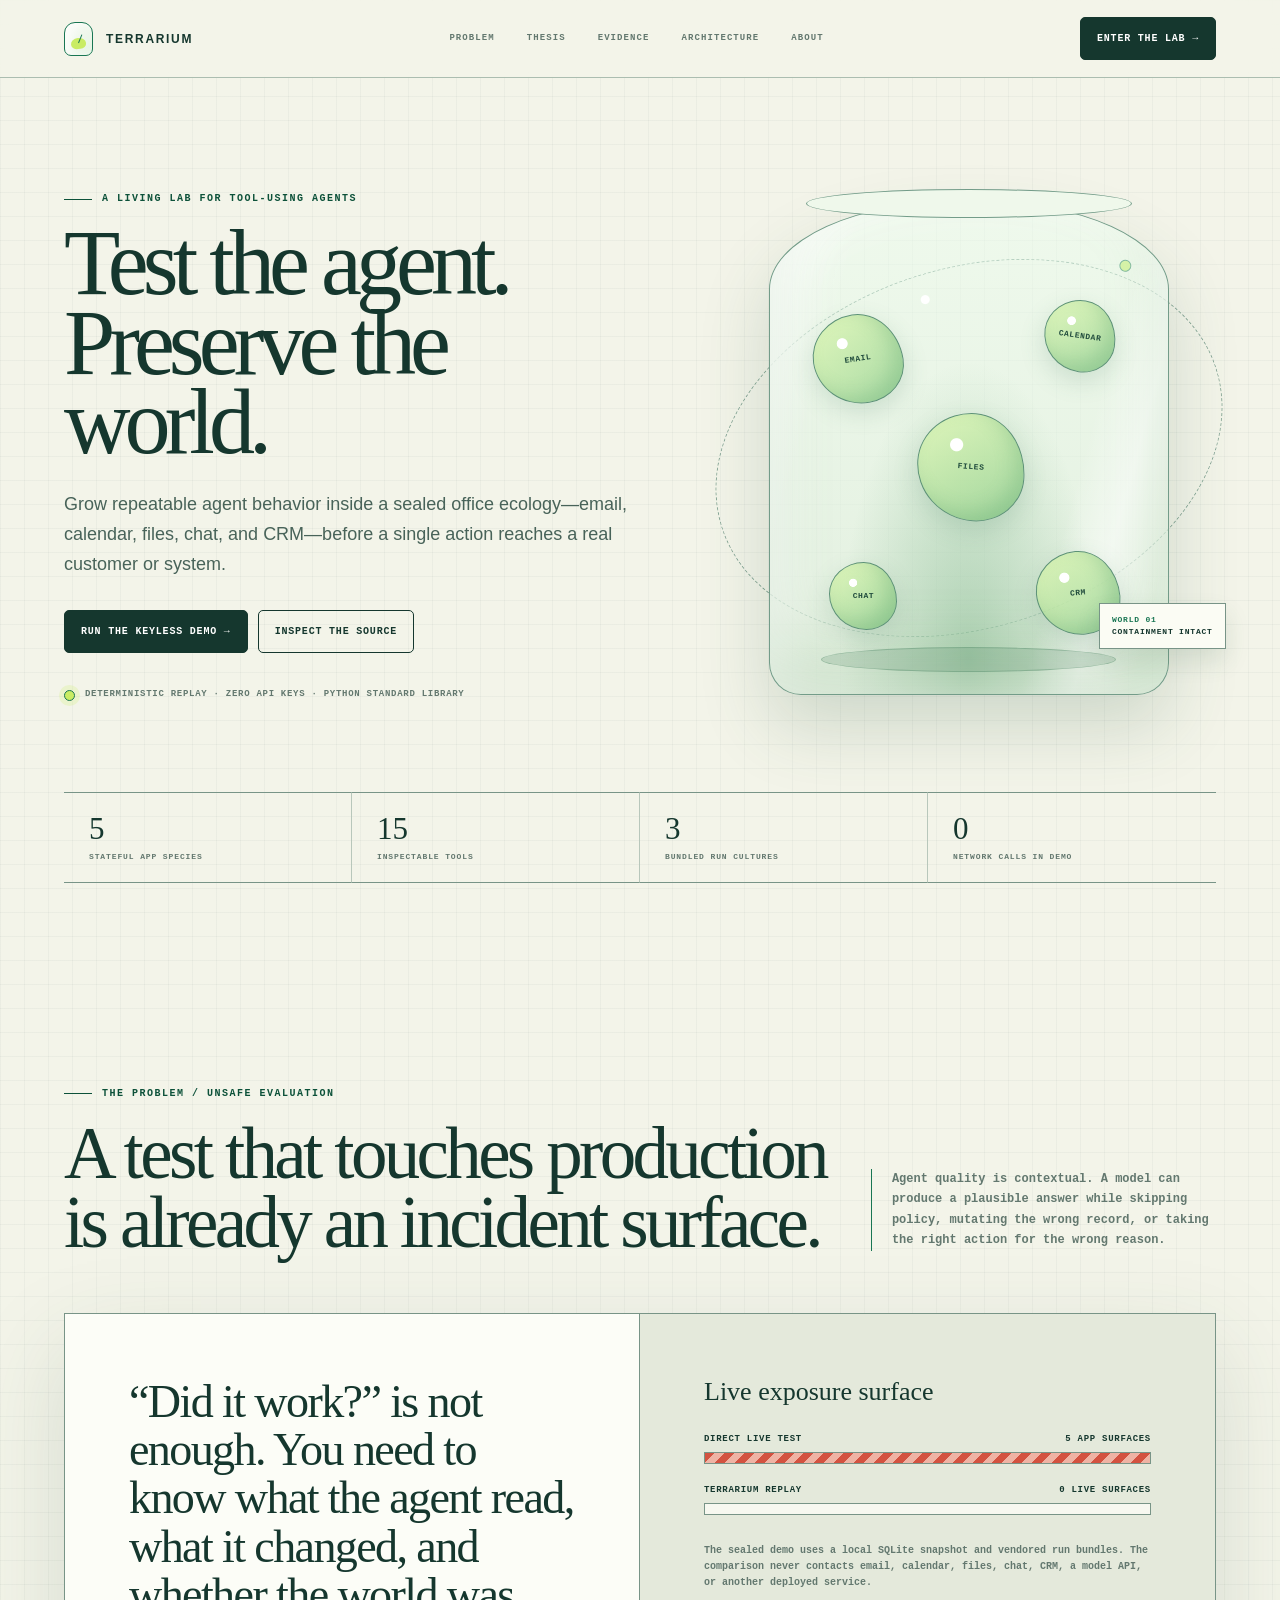
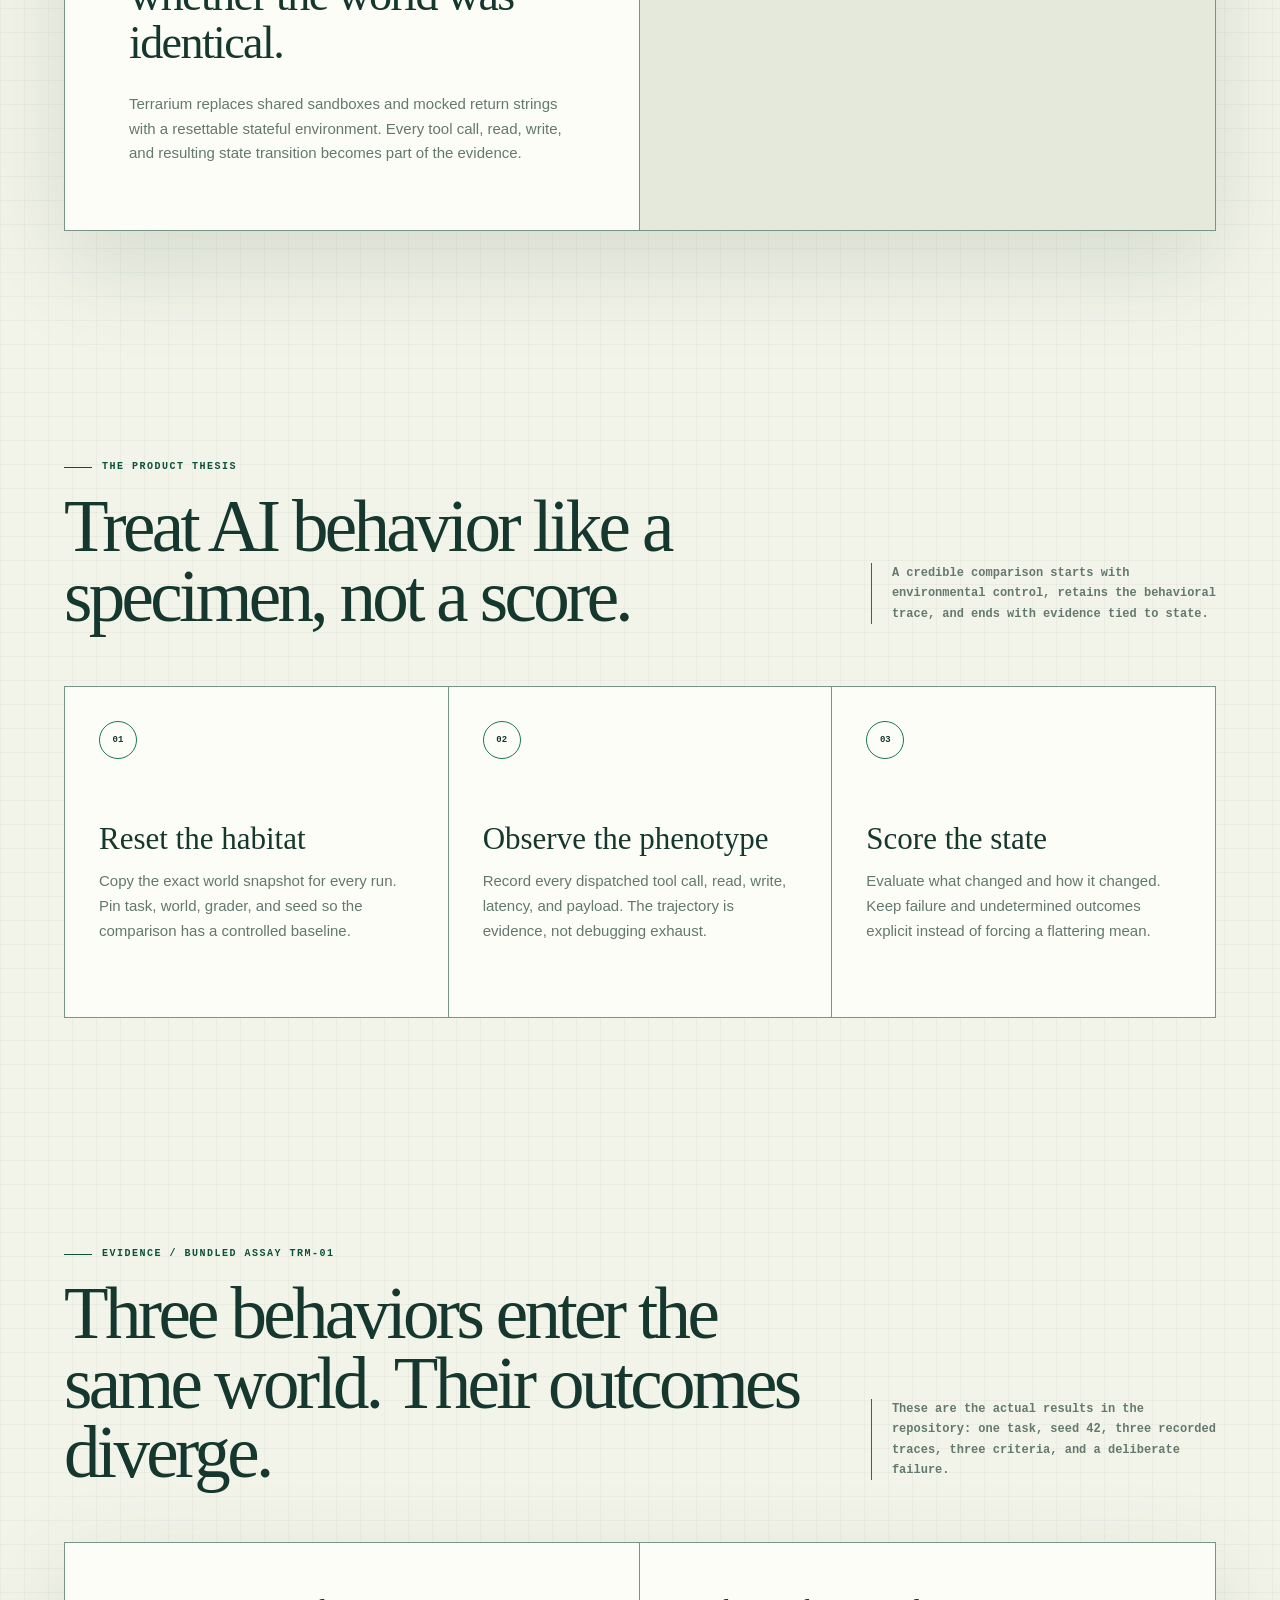
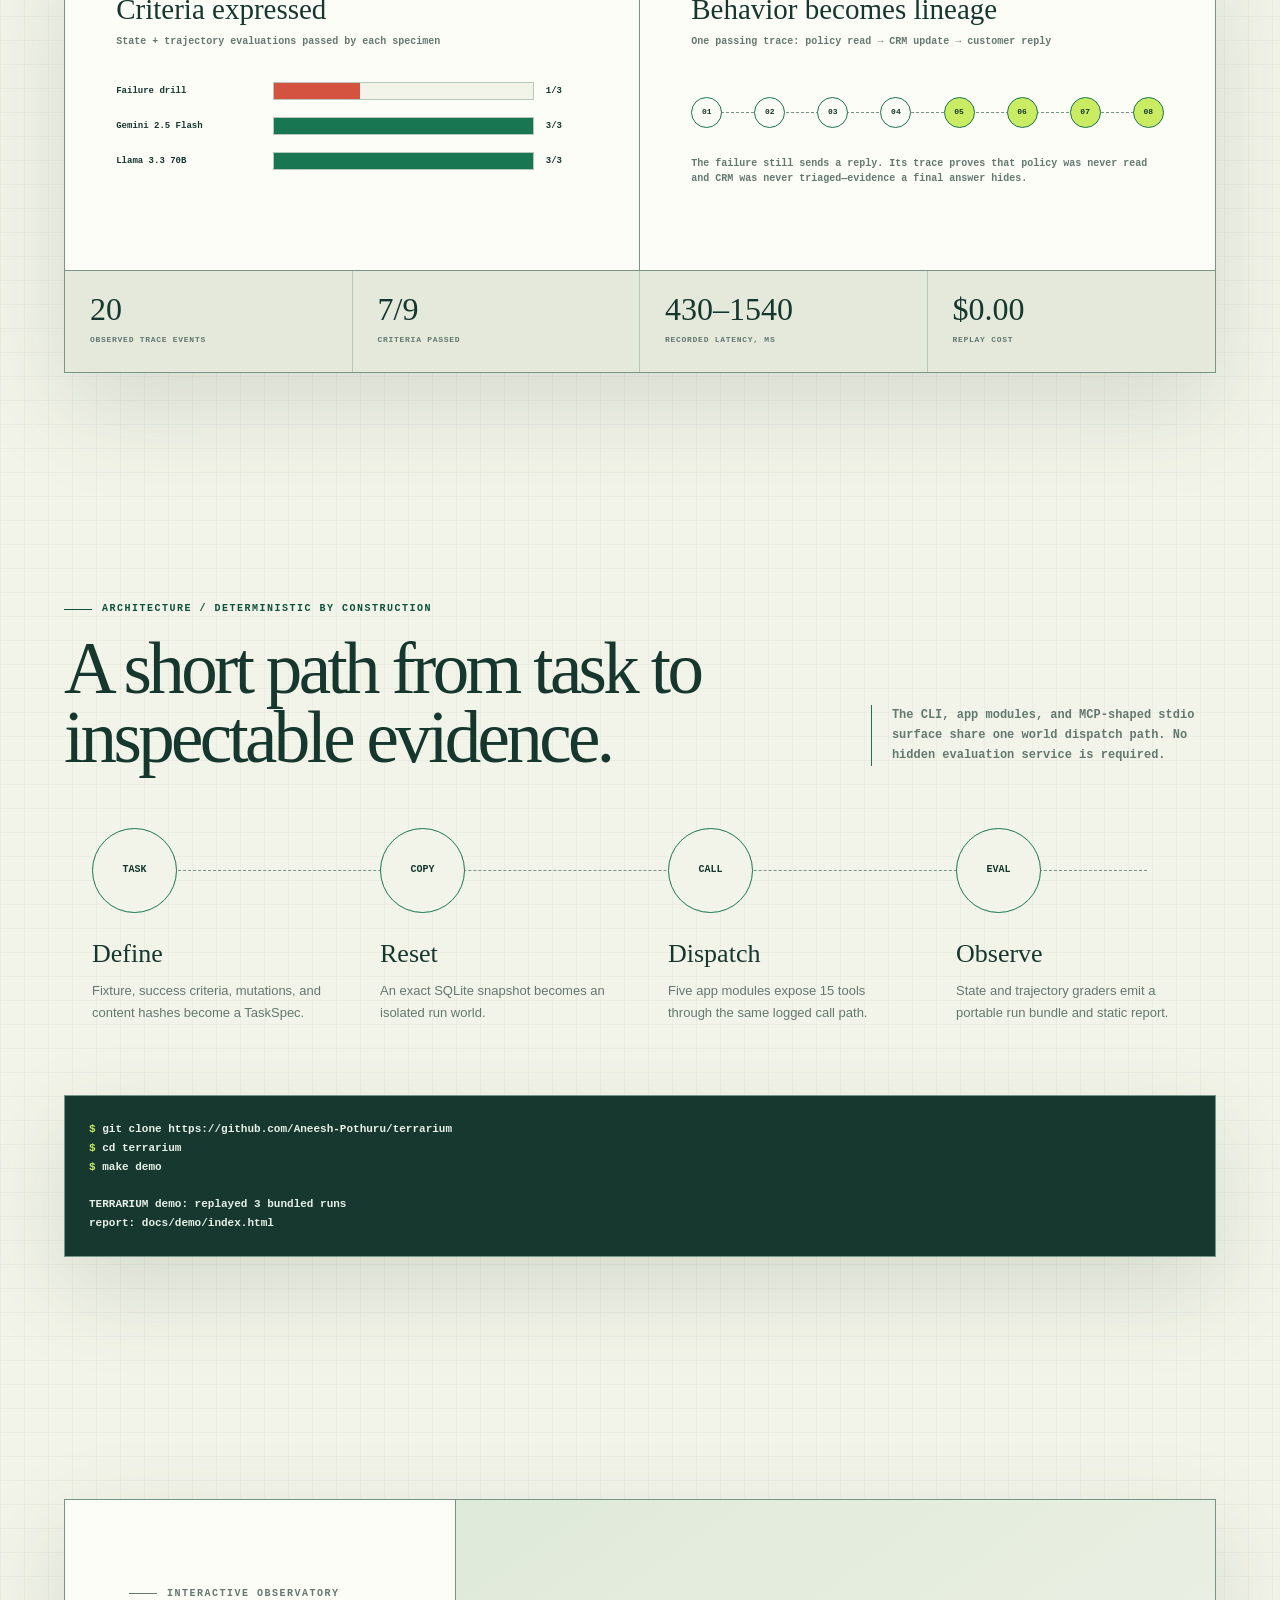
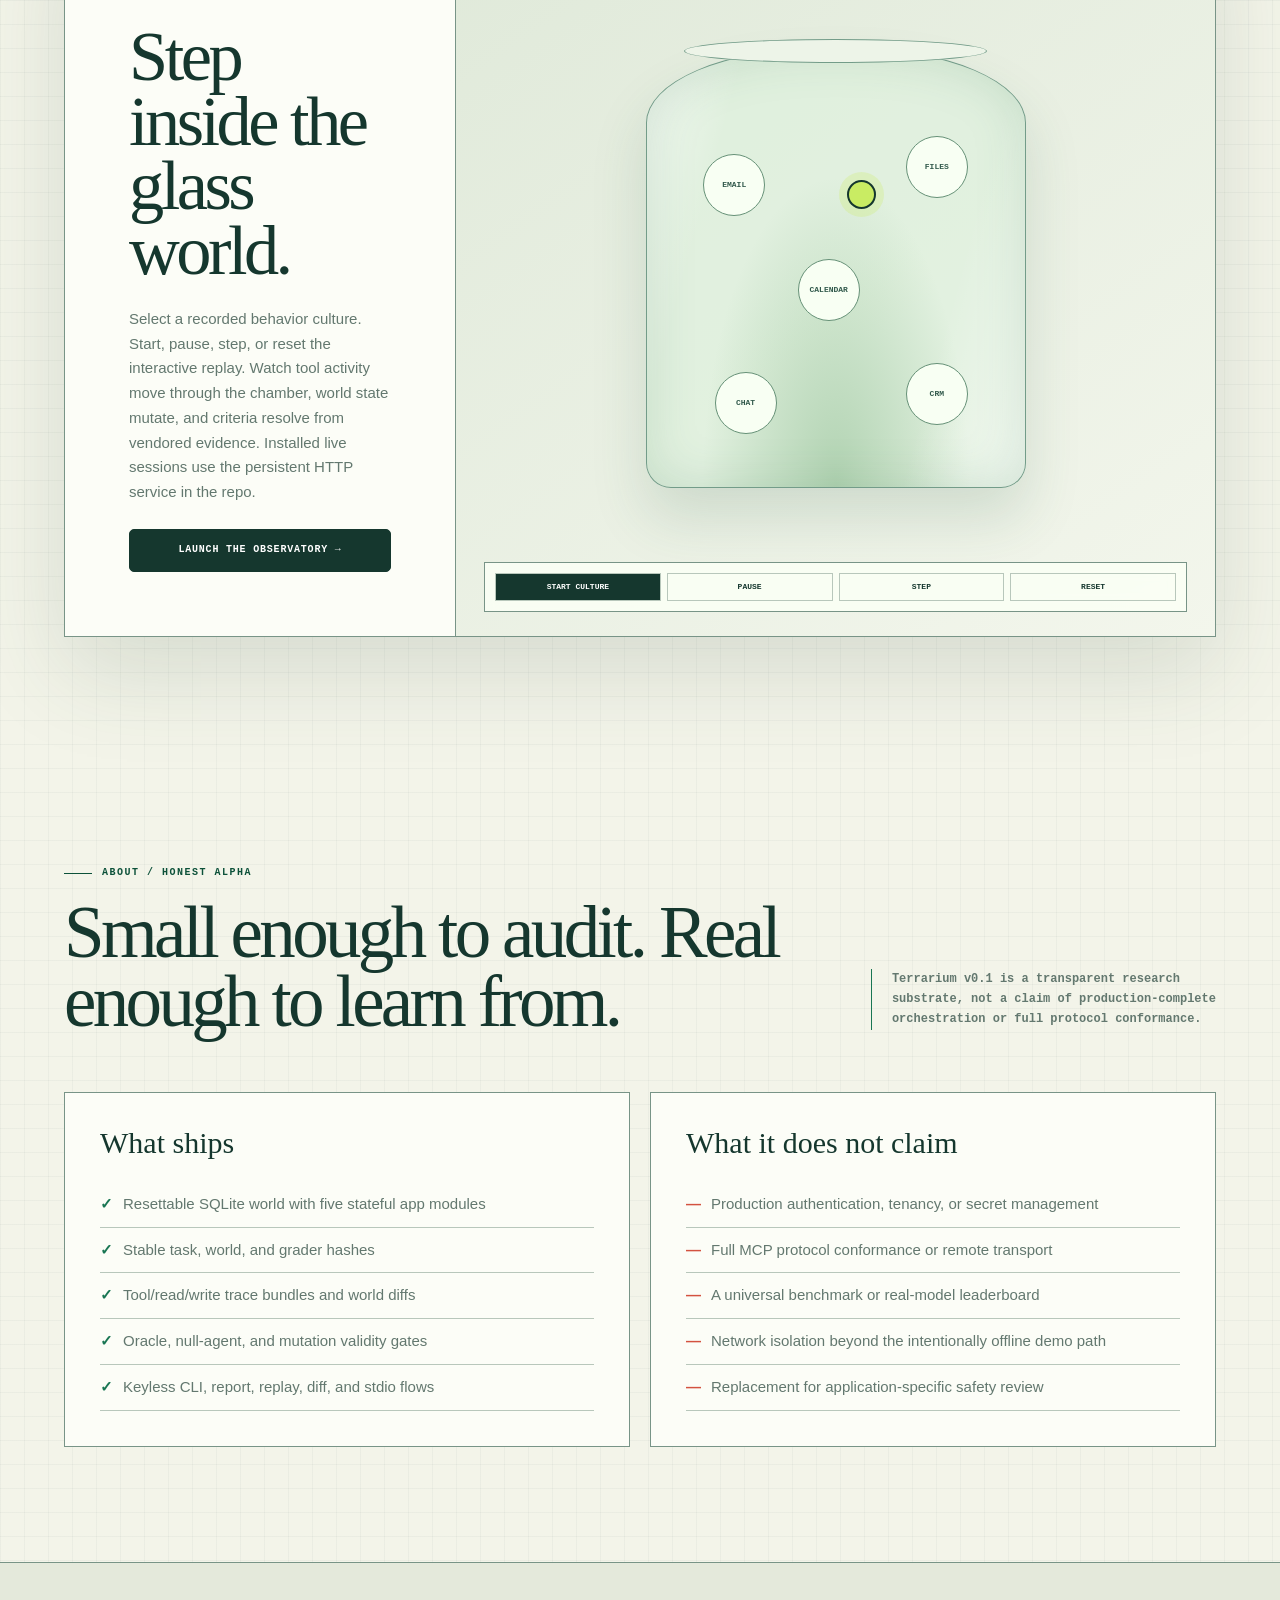
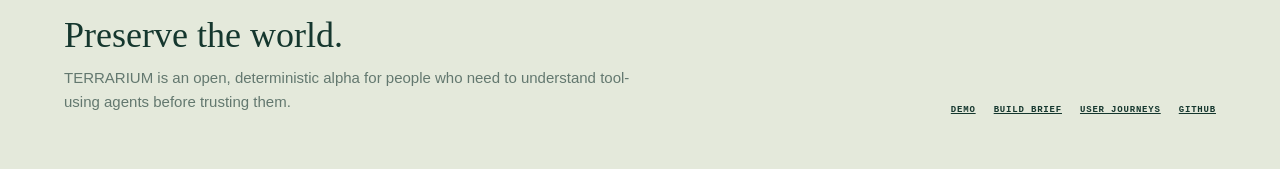
<file: docs/index.html>
<!doctype html>
<html lang="en">
<head>
  <meta charset="utf-8">
  <meta name="viewport" content="width=device-width,initial-scale=1">
  <meta name="description" content="A sealed, resettable workspace for evaluating tool-using AI agents before they touch live systems.">
  <meta name="theme-color" content="#f3f4e9">
  <title>TERRARIUM · A living lab for tool-using agents</title>
  <link rel="stylesheet" href="assets/site.css">
</head>
<body>
  <a class="skip" href="#main">Skip to content</a>
  <header class="site-header">
    <a class="brand" href="#home" aria-label="Terrarium home">
      <span class="brand-mark" aria-hidden="true"></span>
      <span>TERRARIUM</span>
    </a>
    <nav class="nav" aria-label="Primary navigation">
      <a href="#problem">Problem</a>
      <a href="#thesis">Thesis</a>
      <a href="#evidence">Evidence</a>
      <a href="#architecture">Architecture</a>
      <a href="#scope">About</a>
    </nav>
    <a class="header-cta" href="demo/index.html">Enter the lab →</a>
  </header>

  <main id="main">
    <section class="hero" id="home">
      <div class="hero-copy">
        <p class="kicker">A living lab for tool-using agents</p>
        <h1>Test the agent.<br>Preserve the world.</h1>
        <p>Grow repeatable agent behavior inside a sealed office ecology—email,
          calendar, files, chat, and CRM—before a single action reaches a real
          customer or system.</p>
        <div class="hero-actions">
          <a class="button primary" href="demo/index.html">Run the keyless demo →</a>
          <a class="button secondary" href="https://github.com/Aneesh-Pothuru/terrarium">Inspect the source</a>
        </div>
        <div class="micro-proof">Deterministic replay · zero API keys · Python standard library</div>
      </div>
      <div class="hero-visual" role="img" aria-label="A sealed glass world containing five simulated workplace applications">
        <div class="orbit" aria-hidden="true"></div>
        <div class="vessel">
          <span class="organism">email</span>
          <span class="organism">calendar</span>
          <span class="organism">files</span>
          <span class="organism">chat</span>
          <span class="organism">crm</span>
          <span class="vessel-label"><strong>World 01</strong>containment intact</span>
        </div>
      </div>
    </section>

    <section class="proof-strip" aria-label="Product facts">
      <div class="proof-item"><strong>5</strong><span>stateful app species</span></div>
      <div class="proof-item"><strong>15</strong><span>inspectable tools</span></div>
      <div class="proof-item"><strong>3</strong><span>bundled run cultures</span></div>
      <div class="proof-item"><strong>0</strong><span>network calls in demo</span></div>
    </section>

    <section class="section" id="problem">
      <div class="section-head">
        <div>
          <p class="section-kicker">The problem / unsafe evaluation</p>
          <h2>A test that touches production is already an incident surface.</h2>
        </div>
        <p>Agent quality is contextual. A model can produce a plausible answer
          while skipping policy, mutating the wrong record, or taking the right
          action for the wrong reason.</p>
      </div>
      <div class="problem-grid">
        <div class="problem-copy">
          <blockquote>“Did it work?” is not enough. You need to know what the
            agent read, what it changed, and whether the world was identical.</blockquote>
          <p>Terrarium replaces shared sandboxes and mocked return strings with a
            resettable stateful environment. Every tool call, read, write, and
            resulting state transition becomes part of the evidence.</p>
        </div>
        <div class="exposure">
          <h3>Live exposure surface</h3>
          <div class="bar-group">
            <div class="bar-label"><span>Direct live test</span><span>5 app surfaces</span></div>
            <div class="bar"><span style="width:100%"></span></div>
          </div>
          <div class="bar-group">
            <div class="bar-label"><span>Terrarium replay</span><span>0 live surfaces</span></div>
            <div class="bar safe"><span style="width:0%"></span></div>
          </div>
          <p class="bar-note">The sealed demo uses a local SQLite snapshot and
            vendored run bundles. The comparison never contacts email, calendar,
            files, chat, CRM, a model API, or another deployed service.</p>
        </div>
      </div>
    </section>

    <section class="section" id="thesis">
      <div class="section-head">
        <div>
          <p class="section-kicker">The product thesis</p>
          <h2>Treat AI behavior like a specimen, not a score.</h2>
        </div>
        <p>A credible comparison starts with environmental control, retains the
          behavioral trace, and ends with evidence tied to state.</p>
      </div>
      <div class="thesis-grid">
        <article class="thesis-card">
          <span class="thesis-index">01</span>
          <h3>Reset the habitat</h3>
          <p>Copy the exact world snapshot for every run. Pin task, world, grader,
            and seed so the comparison has a controlled baseline.</p>
        </article>
        <article class="thesis-card">
          <span class="thesis-index">02</span>
          <h3>Observe the phenotype</h3>
          <p>Record every dispatched tool call, read, write, latency, and payload.
            The trajectory is evidence, not debugging exhaust.</p>
        </article>
        <article class="thesis-card">
          <span class="thesis-index">03</span>
          <h3>Score the state</h3>
          <p>Evaluate what changed and how it changed. Keep failure and
            undetermined outcomes explicit instead of forcing a flattering mean.</p>
        </article>
      </div>
    </section>

    <section class="section" id="evidence">
      <div class="section-head">
        <div>
          <p class="section-kicker">Evidence / bundled assay TRM-01</p>
          <h2>Three behaviors enter the same world. Their outcomes diverge.</h2>
        </div>
        <p>These are the actual results in the repository: one task, seed 42,
          three recorded traces, three criteria, and a deliberate failure.</p>
      </div>
      <div class="evidence-panel">
        <div class="evidence-top">
          <div class="chart">
            <h3>Criteria expressed</h3>
            <p>State + trajectory evaluations passed by each specimen</p>
            <div class="assay-bar fail">
              <span>Failure drill</span><div class="assay-rail"><span style="width:33.333%"></span></div><b>1/3</b>
            </div>
            <div class="assay-bar">
              <span>Gemini 2.5 Flash</span><div class="assay-rail"><span style="width:100%"></span></div><b>3/3</b>
            </div>
            <div class="assay-bar">
              <span>Llama 3.3 70B</span><div class="assay-rail"><span style="width:100%"></span></div><b>3/3</b>
            </div>
          </div>
          <div class="trace-proof">
            <h3>Behavior becomes lineage</h3>
            <p>One passing trace: policy read → CRM update → customer reply</p>
            <div class="trace-line" aria-label="Eight-event tool trace">
              <span class="trace-node">01</span><span class="trace-node">02</span>
              <span class="trace-node">03</span><span class="trace-node">04</span>
              <span class="trace-node write">05</span><span class="trace-node write">06</span>
              <span class="trace-node write">07</span><span class="trace-node write">08</span>
            </div>
            <p>The failure still sends a reply. Its trace proves that policy was
              never read and CRM was never triaged—evidence a final answer hides.</p>
          </div>
        </div>
        <div class="evidence-foot">
          <div class="evidence-stat"><strong>20</strong><span>observed trace events</span></div>
          <div class="evidence-stat"><strong>7/9</strong><span>criteria passed</span></div>
          <div class="evidence-stat"><strong>430–1540</strong><span>recorded latency, ms</span></div>
          <div class="evidence-stat"><strong>$0.00</strong><span>replay cost</span></div>
        </div>
      </div>
    </section>

    <section class="section" id="architecture">
      <div class="section-head">
        <div>
          <p class="section-kicker">Architecture / deterministic by construction</p>
          <h2>A short path from task to inspectable evidence.</h2>
        </div>
        <p>The CLI, app modules, and MCP-shaped stdio surface share one world
          dispatch path. No hidden evaluation service is required.</p>
      </div>
      <div class="architecture">
        <article class="arch-step"><span class="arch-node">TASK</span>
          <div><h3>Define</h3><p>Fixture, success criteria, mutations, and
            content hashes become a TaskSpec.</p></div></article>
        <article class="arch-step"><span class="arch-node">COPY</span>
          <div><h3>Reset</h3><p>An exact SQLite snapshot becomes an isolated
            run world.</p></div></article>
        <article class="arch-step"><span class="arch-node">CALL</span>
          <div><h3>Dispatch</h3><p>Five app modules expose 15 tools through the
            same logged call path.</p></div></article>
        <article class="arch-step"><span class="arch-node">EVAL</span>
          <div><h3>Observe</h3><p>State and trajectory graders emit a portable
            run bundle and static report.</p></div></article>
      </div>
      <pre class="arch-code" aria-label="Terrarium quick start"><code><span class="accent">$</span> git clone https://github.com/Aneesh-Pothuru/terrarium
<span class="accent">$</span> cd terrarium
<span class="accent">$</span> make demo

TERRARIUM demo: replayed 3 bundled runs
report: docs/demo/index.html</code></pre>
    </section>

    <section class="section" id="demo">
      <div class="demo-callout">
        <div class="demo-copy">
          <p class="section-kicker">Interactive observatory</p>
          <h2>Step inside the glass world.</h2>
          <p>Select a recorded behavior culture. Start, pause, step, or reset the
            interactive replay. Watch tool activity move through the chamber,
            world state mutate, and criteria resolve from vendored evidence.
            Installed live sessions use the persistent HTTP service in the repo.</p>
          <a class="button primary" href="demo/index.html">Launch the observatory →</a>
        </div>
        <div class="demo-preview" aria-hidden="true">
          <div class="demo-vessel">
            <span class="demo-node">email</span><span class="demo-node">files</span>
            <span class="demo-node">calendar</span><span class="demo-node">chat</span>
            <span class="demo-node">crm</span><span class="demo-agent"></span>
          </div>
          <div class="demo-controls"><span>Start culture</span><span>Pause</span>
            <span>Step</span><span>Reset</span></div>
        </div>
      </div>
    </section>

    <section class="section" id="scope">
      <div class="section-head">
        <div>
          <p class="section-kicker">About / honest alpha</p>
          <h2>Small enough to audit. Real enough to learn from.</h2>
        </div>
        <p>Terrarium v0.1 is a transparent research substrate, not a claim of
          production-complete orchestration or full protocol conformance.</p>
      </div>
      <div class="scope-grid">
        <article class="scope-card"><h3>What ships</h3><ul>
          <li>Resettable SQLite world with five stateful app modules</li>
          <li>Stable task, world, and grader hashes</li>
          <li>Tool/read/write trace bundles and world diffs</li>
          <li>Oracle, null-agent, and mutation validity gates</li>
          <li>Keyless CLI, report, replay, diff, and stdio flows</li>
        </ul></article>
        <article class="scope-card not"><h3>What it does not claim</h3><ul>
          <li>Production authentication, tenancy, or secret management</li>
          <li>Full MCP protocol conformance or remote transport</li>
          <li>A universal benchmark or real-model leaderboard</li>
          <li>Network isolation beyond the intentionally offline demo path</li>
          <li>Replacement for application-specific safety review</li>
        </ul></article>
      </div>
    </section>
  </main>

  <footer class="site-footer">
    <div>
      <div class="footer-brand">Preserve the world.</div>
      <p>TERRARIUM is an open, deterministic alpha for people who need to
        understand tool-using agents before trusting them.</p>
    </div>
    <nav class="footer-links" aria-label="Project links">
      <a href="demo/index.html">Demo</a>
      <a href="https://github.com/Aneesh-Pothuru/terrarium/blob/main/docs/BRIEF.md">Build brief</a>
      <a href="https://github.com/Aneesh-Pothuru/terrarium/blob/main/docs/USER_JOURNEYS.md">User journeys</a>
      <a href="https://github.com/Aneesh-Pothuru/terrarium">GitHub</a>
    </nav>
  </footer>
</body>
</html>
</file>
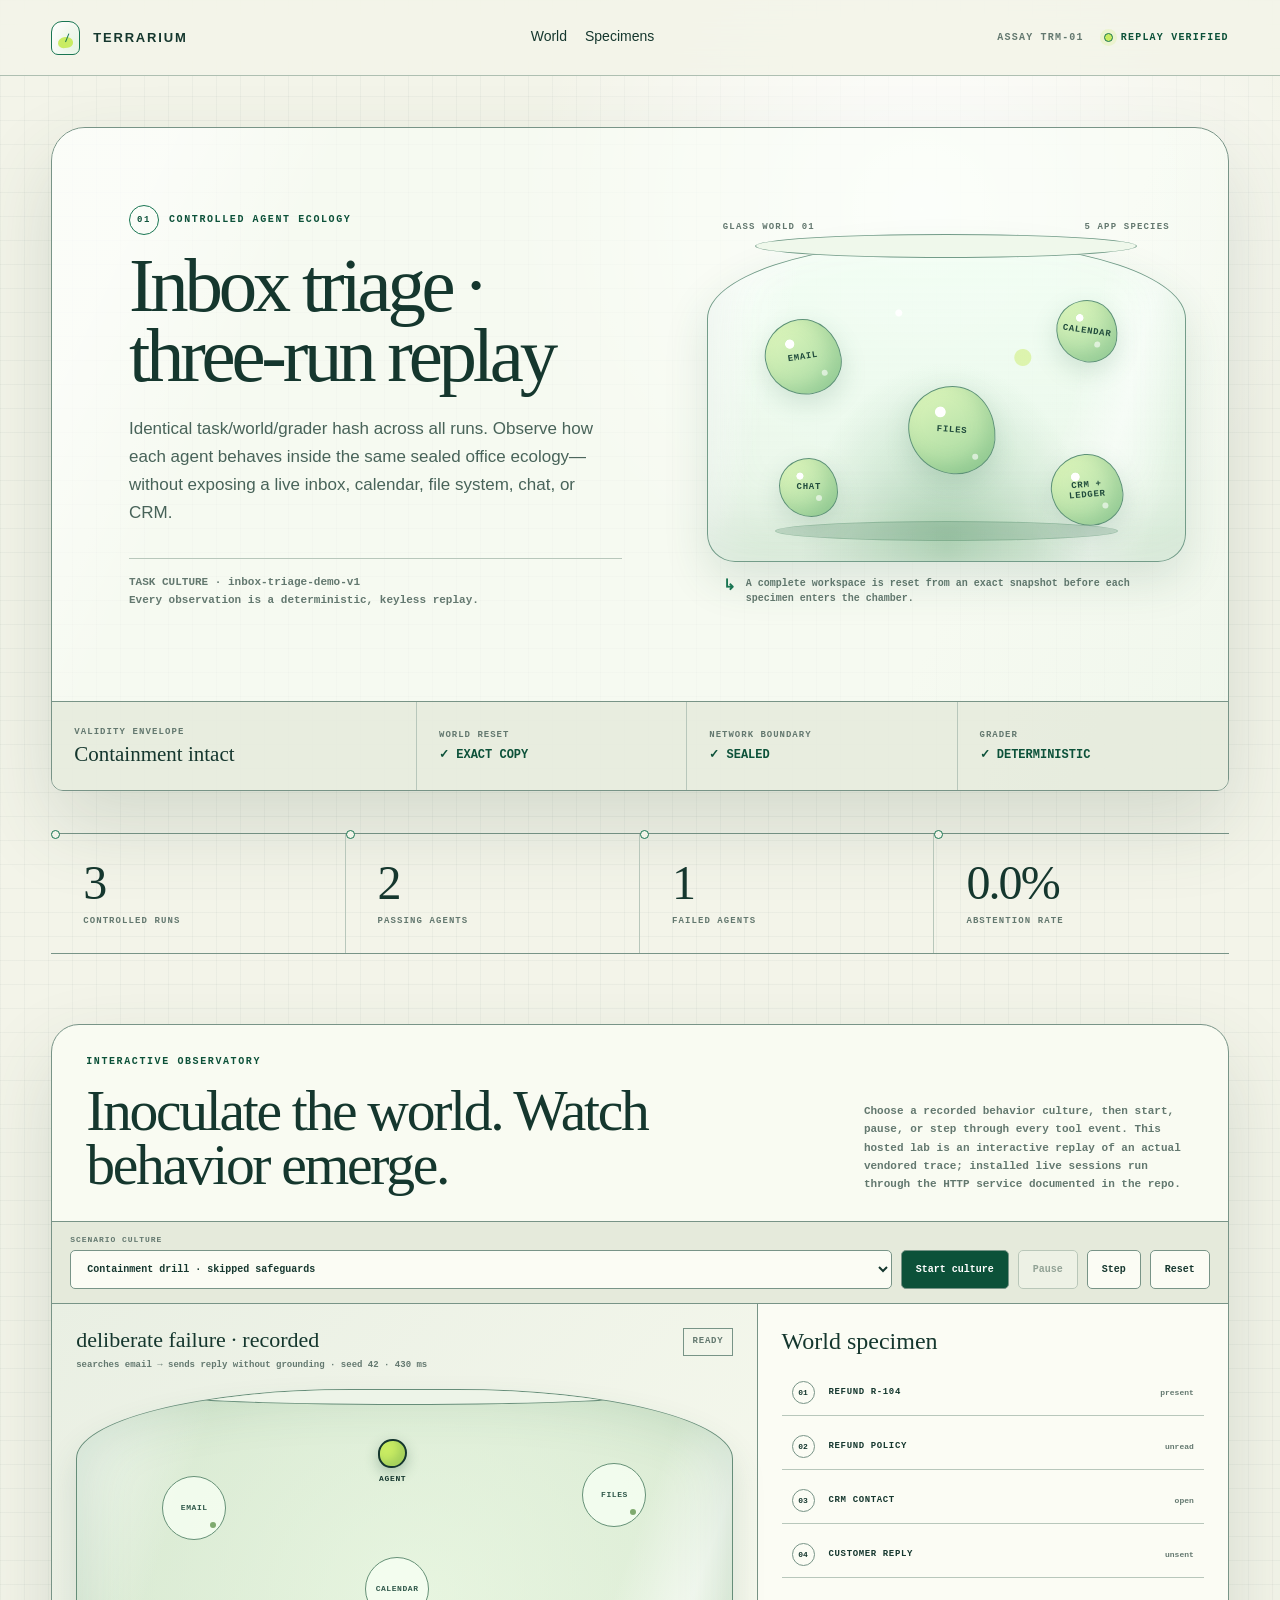
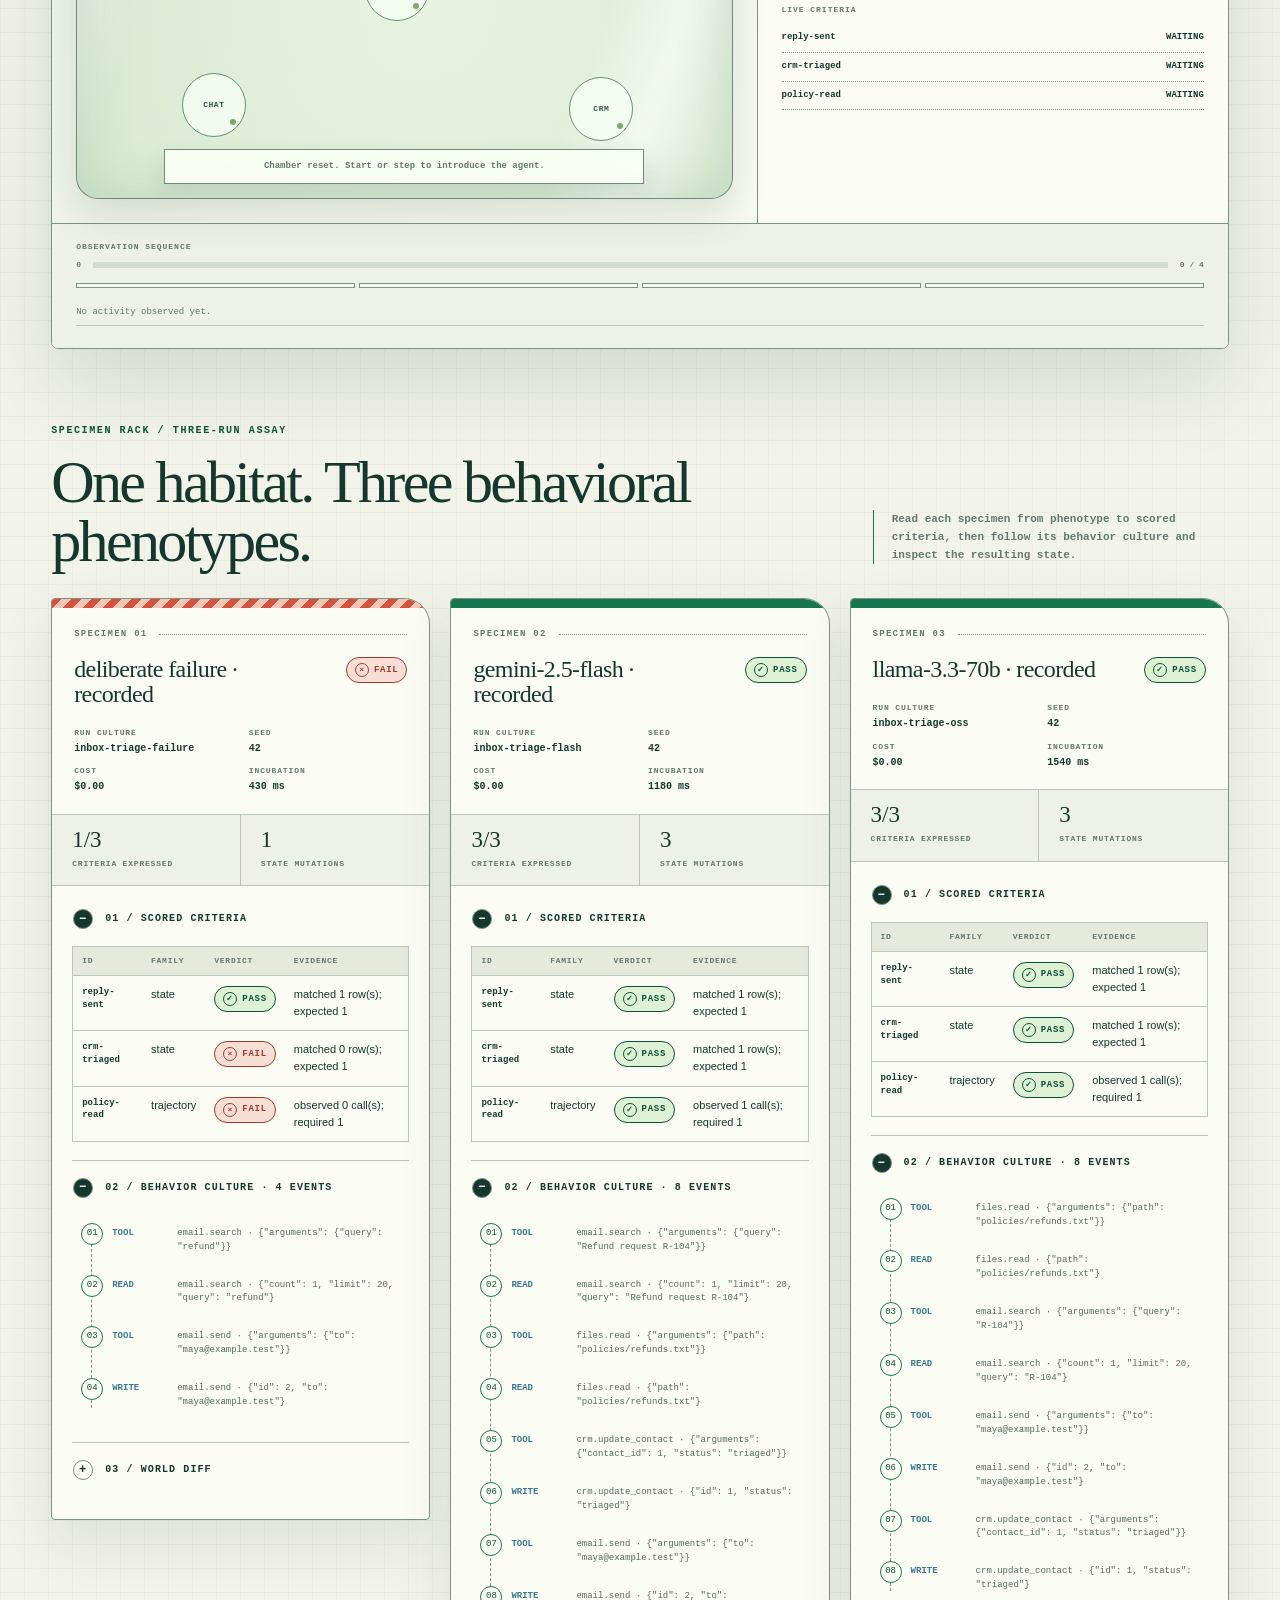
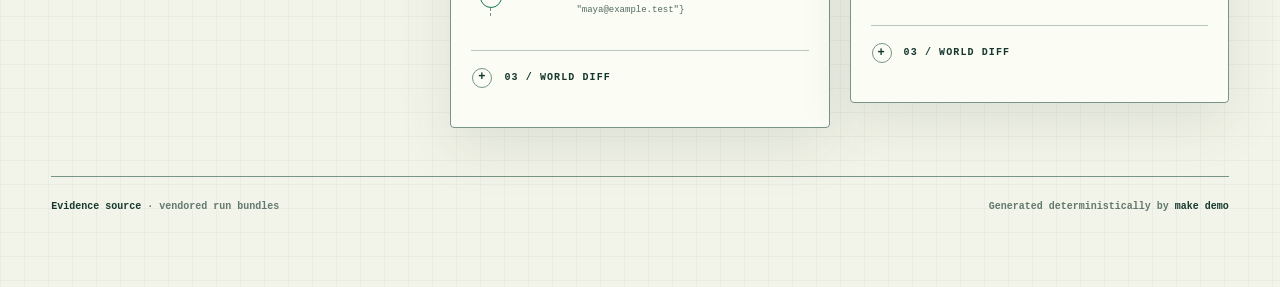
<file: docs/demo/index.html>
<!doctype html>
<html lang="en"><head><meta charset="utf-8"><meta name="viewport" content="width=device-width">
<title>Inbox triage · three-run replay</title><style>
:root{
  --paper:#f3f4e9;--paper-deep:#e5eadb;--glass:#f9fff8cc;--ink:#15372e;
  --muted:#63786f;--rule:#b8c7bb;--rule-dark:#789487;--leaf:#197653;
  --leaf-deep:#0c5139;--chlorophyll:#c9ec63;--petal:#d35240;--amber:#a96b20;
  --blue:#3b7890;--shadow:0 34px 80px rgba(49,78,62,.16);
  --mono:ui-monospace,SFMono-Regular,Menlo,Consolas,monospace;
  --sans:Inter,ui-sans-serif,-apple-system,BlinkMacSystemFont,"Segoe UI",sans-serif;
  --serif:Iowan Old Style,Palatino Linotype,Book Antiqua,Georgia,serif
}
*{box-sizing:border-box}
html{scroll-behavior:smooth}
body{margin:0;color:var(--ink);font:14px/1.55 var(--sans);background:
radial-gradient(circle at 72% 6%,rgba(255,255,255,.96),transparent 25rem),
linear-gradient(rgba(21,55,46,.035) 1px,transparent 1px),
linear-gradient(90deg,rgba(21,55,46,.035) 1px,transparent 1px),var(--paper);
background-size:auto,24px 24px,24px 24px}
a{color:inherit}
.skip-link{position:absolute;left:14px;top:-60px;z-index:30;background:var(--ink);
color:#fff;padding:10px 14px;border-radius:0 0 8px 8px}
.skip-link:focus{top:0}
.topbar{min-height:76px;display:flex;align-items:center;justify-content:space-between;
gap:24px;padding:12px clamp(18px,4vw,58px);position:sticky;top:0;z-index:20;
border-bottom:1px solid rgba(120,148,135,.56);background:rgba(243,244,233,.88);
backdrop-filter:blur(18px)}
.brand{display:flex;align-items:center;gap:13px;font:750 13px/1 var(--sans);
letter-spacing:.14em}
.brand-mark{position:relative;width:29px;height:34px;border:1.5px solid var(--leaf);
border-radius:11px 11px 7px 7px;background:linear-gradient(145deg,#fff9,#d8f2dd99);
box-shadow:inset 7px 0 8px #fff9}
.brand-mark:before{content:"";position:absolute;left:6px;right:6px;bottom:6px;height:11px;
border-radius:50% 50% 42% 42%;background:var(--chlorophyll);transform:rotate(-7deg)}
.brand-mark:after{content:"";position:absolute;left:13px;bottom:12px;width:1px;height:9px;
background:var(--leaf);transform:rotate(22deg);transform-origin:bottom}
.topmeta{display:flex;align-items:center;gap:20px;font:650 10px/1.2 var(--mono);
text-transform:uppercase;letter-spacing:.12em;color:var(--muted)}
.live{display:inline-flex;align-items:center;gap:8px;color:var(--leaf-deep)}
.live:before{content:"";width:7px;height:7px;border:1px solid var(--leaf);
border-radius:50%;background:var(--chlorophyll);box-shadow:0 0 0 4px #c9ec6333}
.topnav{display:flex;gap:18px}
.topnav a{text-decoration:none;border-bottom:1px solid transparent}
.topnav a:hover,.topnav a:focus-visible{border-color:currentColor}
main{max-width:1540px;margin:auto;padding:clamp(24px,4vw,58px)}
.hero{position:relative;overflow:hidden;border:1px solid var(--rule-dark);
border-radius:34px 34px 12px 12px;background:rgba(249,255,248,.57);
box-shadow:var(--shadow)}
.hero:after{content:"";position:absolute;inset:0;pointer-events:none;
background:linear-gradient(115deg,#fff8 0 8%,transparent 20% 75%,#d3e7d42e)}
.hero-main{min-height:500px;display:grid;grid-template-columns:minmax(0,1.1fr)
minmax(390px,.9fr)}
.hero-copy{position:relative;z-index:2;padding:clamp(34px,6vw,86px)}
.eyebrow,.section-label{margin:0 0 16px;color:var(--leaf-deep);
font:750 10px/1.2 var(--mono);letter-spacing:.16em;text-transform:uppercase}
.eyebrow{display:flex;align-items:center;gap:10px}
.eyebrow:before{content:"01";width:28px;height:28px;border:1px solid var(--leaf);
border-radius:50%;display:grid;place-items:center;font-size:9px}
h1{max-width:790px;margin:0;font:500 clamp(44px,6vw,88px)/.91 var(--serif);
letter-spacing:-.055em}
.lede{max-width:680px;margin:24px 0 0;color:#486359;font-size:17px;line-height:1.65}
.specimen-note{max-width:600px;margin:31px 0 0;padding:15px 0;border-top:1px solid var(--rule);
font:600 11px/1.6 var(--mono);color:var(--muted);overflow-wrap:anywhere}
.world-vessel{position:relative;z-index:2;margin:34px 42px 34px 8px;min-height:420px;
display:flex;flex-direction:column;justify-content:center}
.chamber-label{display:flex;justify-content:space-between;gap:18px;margin:0 16px 10px;
font:700 9px/1 var(--mono);letter-spacing:.13em;text-transform:uppercase;
color:var(--muted)}
.chamber{position:relative;min-height:320px;border:1.5px solid #739c89;
border-radius:48% 48% 28px 28px / 24% 24% 28px 28px;background:
radial-gradient(circle at 40% 22%,#fff 0 3px,transparent 4px),
radial-gradient(circle at 66% 36%,#c9ec6377 0 8px,transparent 9px),
radial-gradient(ellipse at 50% 96%,#4f99625c,transparent 43%),
linear-gradient(105deg,#fff9 4%,transparent 18% 72%,#fff8 82%,transparent 93%),
linear-gradient(#eafff07a,#e1f3e3a3);box-shadow:inset 0 -38px 55px #73a47529,
inset 18px 0 35px #fff8,0 18px 45px rgba(42,98,68,.14)}
.chamber:before{content:"";position:absolute;left:14%;right:14%;bottom:20px;height:18px;
border-radius:50%;background:#326f4a30;border:1px solid #58906f55}
.chamber:after{content:"";position:absolute;left:10%;right:10%;top:-9px;height:22px;
border-radius:50%;border:1.5px solid #739c89;background:#eff8eb}
.culture{position:absolute;display:grid;place-items:center;width:76px;height:76px;
border:1px solid #5d9277;border-radius:51% 49% 45% 55% / 47% 58% 42% 53%;
background:radial-gradient(circle at 35% 30%,#fff 0 6%,transparent 7%),
linear-gradient(145deg,#dff7b5dd,#8fcf8bbb);box-shadow:inset -9px -7px 18px #4f9b6540,
0 9px 24px #427a5c2e;color:#214c3d;font:750 9px/1.15 var(--mono);
letter-spacing:.08em;text-align:center;text-transform:uppercase}
.culture:after{content:"";position:absolute;width:6px;height:6px;border-radius:50%;
background:#fff9;right:15px;bottom:15px}
.culture:nth-child(1){left:12%;top:24%;transform:rotate(-9deg)}
.culture:nth-child(2){right:14%;top:18%;width:62px;height:62px;transform:rotate(8deg)}
.culture:nth-child(3){left:42%;top:45%;width:88px;height:88px;transform:rotate(4deg)}
.culture:nth-child(4){left:15%;bottom:14%;width:59px;height:59px}
.culture:nth-child(5){right:13%;bottom:11%;width:72px;height:72px;transform:rotate(-5deg)}
.vessel-caption{display:flex;gap:10px;align-items:start;margin:14px 16px 0;color:var(--muted);
font:600 10px/1.5 var(--mono)}
.vessel-caption:before{content:"↳";color:var(--leaf);font-size:15px}
.validity-strip{position:relative;z-index:2;display:grid;grid-template-columns:1.35fr
repeat(3,1fr);border-top:1px solid var(--rule-dark);background:#e5eadbcc}
.validity-intro,.signal{min-height:88px;padding:18px 22px;border-right:1px solid var(--rule);
display:flex;flex-direction:column;justify-content:center}
.validity-intro strong{font:500 21px/1.1 var(--serif)}
.validity-intro span{font:650 9px/1.4 var(--mono);color:var(--muted);
text-transform:uppercase;letter-spacing:.12em;margin-bottom:5px}
.signal:last-child{border-right:0}.signal span{color:var(--muted);font:650 9px/1.3 var(--mono);
text-transform:uppercase;letter-spacing:.11em}.signal strong{margin-top:6px;font:750 12px/1.2
var(--mono);color:var(--leaf-deep)}
.summary{display:grid;grid-template-columns:repeat(4,minmax(0,1fr));border-block:1px solid
var(--rule-dark);margin:42px 0 70px}
.summary-card{position:relative;padding:25px clamp(14px,2.5vw,35px);border-right:1px solid var(--rule)}
.summary-card:last-child{border-right:0}.summary-card:before{content:"";position:absolute;left:0;
top:-4px;width:7px;height:7px;border-radius:50%;background:var(--paper);
border:1px solid var(--leaf)}
.summary-card strong{display:block;font:500 clamp(31px,4vw,48px)/1 var(--serif);
letter-spacing:-.04em}
.summary-card span{display:block;margin-top:9px;color:var(--muted);
font:700 9px/1.3 var(--mono);letter-spacing:.12em;text-transform:uppercase}
.comparison-head{display:grid;grid-template-columns:minmax(0,1fr) minmax(220px,.45fr);
align-items:end;gap:30px;margin:0 0 27px}.comparison-head h2{max-width:760px;margin:0;
font:500 clamp(35px,4.7vw,67px)/.98 var(--serif);letter-spacing:-.045em}
.comparison-head>p{margin:0 0 7px;padding-left:18px;border-left:1px solid var(--leaf);
color:var(--muted);font:600 11px/1.65 var(--mono)}
.lab-console{margin:0 0 76px;border:1px solid var(--rule-dark);border-radius:28px 28px 7px 7px;
background:#f9fbf2;box-shadow:var(--shadow);overflow:hidden}
.console-intro{display:grid;grid-template-columns:minmax(0,1fr) minmax(240px,.44fr);gap:28px;
padding:31px 34px 28px;border-bottom:1px solid var(--rule-dark)}
.console-intro h2{margin:0;font:500 clamp(31px,4.5vw,58px)/.95 var(--serif);
letter-spacing:-.04em}.console-intro>p{align-self:end;margin:0;color:var(--muted);
font:600 11px/1.65 var(--mono)}
.console-toolbar{display:grid;grid-template-columns:minmax(240px,1.45fr) repeat(4,auto);
align-items:end;gap:9px;padding:14px 18px;background:var(--paper-deep);
border-bottom:1px solid var(--rule-dark)}
.control-field{display:grid;gap:6px}.control-field label{font:750 8px/1 var(--mono);
letter-spacing:.12em;text-transform:uppercase;color:var(--muted)}
.control-field select,.console-toolbar button{min-height:39px;border:1px solid var(--rule-dark);
border-radius:5px;background:#fbfcf4;color:var(--ink);font:700 10px/1 var(--mono)}
.control-field select{width:100%;padding:0 12px}.console-toolbar button{padding:0 14px;
cursor:pointer}.console-toolbar button:hover,.console-toolbar button:focus-visible{background:var(--ink);
color:#fff}.console-toolbar button.primary{background:var(--leaf-deep);color:#fff}
.console-toolbar button:disabled{cursor:not-allowed;opacity:.4}
.console-layout{display:grid;grid-template-columns:minmax(300px,1.05fr) minmax(280px,.7fr)}
.observation-deck{min-width:0;padding:24px;border-right:1px solid var(--rule-dark);
background:linear-gradient(135deg,#e9efe3,#f8faef)}
.sim-meta{display:flex;align-items:start;justify-content:space-between;gap:20px;margin-bottom:15px}
.sim-meta strong{display:block;font:500 22px/1.1 var(--serif)}.sim-meta span{color:var(--muted);
font:650 9px/1.5 var(--mono)}.sim-verdict{border:1px solid var(--rule-dark);padding:6px 8px;
font:750 9px/1 var(--mono);text-transform:uppercase;letter-spacing:.09em}
.simulation-chamber{position:relative;min-height:410px;border:1px solid #668d79;
border-radius:42% 42% 22px 22px / 17% 17% 22px 22px;overflow:hidden;background:
linear-gradient(110deg,#fff9 2%,transparent 18% 76%,#fff9 86%,transparent 96%),
radial-gradient(circle at 52% 52%,#dff5d88c,#c6e0c090);box-shadow:inset 0 0 55px #3d7a5630,
0 18px 34px #315f4624}
.simulation-chamber:before{content:"";position:absolute;z-index:4;left:11%;right:11%;top:-9px;
height:22px;border:1px solid #668d79;border-radius:50%;background:#edf4e8}
.simulation-chamber:after{content:"";position:absolute;left:0;right:0;bottom:0;
height:31%;background:linear-gradient(#c9ec6340,#65a8666e);border-top:1px solid #6e9d70;
transform:scaleY(var(--growth,0));transform-origin:bottom;transition:transform .5s ease}
.sim-app{position:absolute;z-index:2;display:grid;place-items:center;width:64px;height:64px;
border:1px solid #669177;border-radius:50%;background:#f7fff3cf;color:#31594b;
font:750 8px/1 var(--mono);text-transform:uppercase;letter-spacing:.07em;
transition:transform .24s ease,box-shadow .24s ease,background .24s ease}
.sim-app:after{content:"";position:absolute;width:6px;height:6px;border-radius:50%;
background:#7faa6f;right:9px;bottom:11px}.sim-app.active{transform:scale(1.13);
background:#e8f9aa;box-shadow:0 0 0 8px #c9ec6344,0 8px 24px #2b705044}
.sim-app[data-app=email]{left:13%;top:21%}.sim-app[data-app=files]{right:13%;top:18%}
.sim-app[data-app=calendar]{left:44%;top:41%}.sim-app[data-app=chat]{left:16%;bottom:15%}
.sim-app[data-app=crm]{right:15%;bottom:14%}
.sim-agent{position:absolute;z-index:3;left:46%;top:12%;width:29px;height:29px;
border:2px solid var(--ink);border-radius:51% 49% 54% 46%;background:var(--chlorophyll);
box-shadow:inset -6px -5px 8px #5e984e55,0 5px 14px #315f4655;
transition:left .52s cubic-bezier(.2,.8,.2,1),top .52s cubic-bezier(.2,.8,.2,1)}
.sim-agent:after{content:"agent";position:absolute;top:34px;left:50%;transform:translateX(-50%);
font:750 8px/1 var(--mono);text-transform:uppercase;letter-spacing:.08em}
.sim-agent.at-email{left:21%;top:35%}.sim-agent.at-files{left:71%;top:33%}
.sim-agent.at-calendar{left:49%;top:56%}.sim-agent.at-chat{left:24%;top:74%}
.sim-agent.at-crm{left:70%;top:73%}
.event-readout{position:absolute;z-index:5;left:50%;bottom:14px;transform:translateX(-50%);
width:min(84%,480px);padding:10px 13px;border:1px solid #6c8d7c;background:#fbfff5e8;
backdrop-filter:blur(8px);text-align:center;font:700 9px/1.45 var(--mono);
box-shadow:0 8px 20px #315f4622}.event-readout.idle{color:var(--muted)}
.world-panel{min-width:0;padding:24px;background:#fbfcf4}.world-panel h3{margin:0 0 16px;
font:500 24px/1.1 var(--serif)}.world-list{display:grid;gap:8px;margin:0}
.world-state{display:grid;grid-template-columns:27px 1fr auto;align-items:center;gap:10px;
padding:11px 10px;border-bottom:1px solid var(--rule)}
.state-index{width:23px;height:23px;display:grid;place-items:center;border:1px solid var(--rule-dark);
border-radius:50%;font:700 8px/1 var(--mono)}.world-state dt{font:700 9px/1.3 var(--mono);
text-transform:uppercase;letter-spacing:.07em}.world-state dd{margin:0;color:var(--muted);
font:700 8px/1.25 var(--mono);text-align:right}.world-state.observed{background:#e6f2d5}
.world-state.observed .state-index{background:var(--leaf);color:#fff}
.criteria-live{margin-top:28px}.criteria-live h4,.activity-panel h4{margin:0 0 10px;
color:var(--muted);font:750 8px/1 var(--mono);text-transform:uppercase;letter-spacing:.12em}
.live-criterion{display:flex;align-items:center;justify-content:space-between;gap:10px;
padding:8px 0;border-bottom:1px dotted var(--rule-dark);font:650 9px/1.3 var(--mono)}
.criterion-state{font-weight:800;text-transform:uppercase}
.criterion-state.pass,.criterion-state.fail,.criterion-state.undetermined{padding:0;border:0;
background:none}.activity-panel{grid-column:1/-1;padding:19px 24px 22px;
border-top:1px solid var(--rule-dark);background:#eef1e6}
.event-progress{display:grid;grid-template-columns:auto minmax(0,1fr) auto;align-items:center;gap:12px}
.event-progress span{font:700 8px/1 var(--mono);color:var(--muted);text-transform:uppercase}
progress{width:100%;height:6px;border:0;background:#d3dbce}progress::-webkit-progress-bar{
background:#d3dbce}progress::-webkit-progress-value{background:var(--leaf)}
progress::-moz-progress-bar{background:var(--leaf)}
.event-track{display:flex;gap:4px;margin:14px 0 12px}.track-mark{flex:1;height:5px;
border:1px solid var(--rule-dark);background:#f9fbf2}.track-mark.complete{background:var(--leaf);
border-color:var(--leaf)}.track-mark.current{background:var(--chlorophyll)}
.activity-log{max-height:150px;overflow:auto;list-style:none;margin:0;padding:0;
font:9px/1.5 var(--mono)}.activity-log li{display:grid;grid-template-columns:30px 55px 1fr;
gap:8px;padding:6px 0;border-bottom:1px solid var(--rule)}.activity-log .empty{
display:block;color:var(--muted)}.activity-log strong{color:var(--blue);
text-transform:uppercase}.activity-log code{overflow-wrap:anywhere;white-space:pre-wrap}
.grid{display:grid;grid-template-columns:repeat(3,minmax(0,1fr));gap:20px;align-items:start}
.run-card{min-width:0;position:relative;background:#fbfcf4;border:1px solid var(--rule-dark);
border-radius:4px 26px 4px 4px;overflow:hidden;box-shadow:0 20px 55px rgba(46,76,58,.11)}
.run-card:before{content:"";display:block;height:9px;background:var(--leaf)}
.run-card.is-fail:before{background:repeating-linear-gradient(135deg,var(--petal) 0 7px,
#f2c7b5 7px 14px)}
.run-head{padding:22px 22px 20px;border-bottom:1px solid var(--rule)}
.specimen-id{display:flex;align-items:center;justify-content:space-between;gap:12px;
margin-bottom:18px;font:750 9px/1 var(--mono);letter-spacing:.14em;text-transform:uppercase;
color:var(--muted)}
.specimen-id:after{content:"";flex:1;border-top:1px dotted var(--rule-dark)}
.run-title{display:flex;align-items:start;justify-content:space-between;gap:14px}
.run-title h2{margin:0;max-width:72%;font:500 24px/1.05 var(--serif);letter-spacing:-.025em}
.status{display:inline-flex;align-items:center;gap:5px;border:1px solid currentColor;
border-radius:999px;padding:5px 8px;font:800 9px/1 var(--mono);letter-spacing:.08em}
.status:before{display:inline-grid;place-items:center;width:12px;height:12px;border:1px solid
currentColor;border-radius:50%;font-size:8px}
.pass{color:var(--leaf-deep);background:#dff1d5}.pass:before{content:"✓"}
.fail{color:#a93729;background:#f7dfd6}.fail:before{content:"×"}
.undetermined{color:#81520f;background:#f3e7c4}.undetermined:before{content:"?"}
.run-meta{display:grid;grid-template-columns:1fr 1fr;gap:12px 16px;margin:21px 0 0}
.run-meta div{min-width:0}.run-meta dt{margin:0;color:var(--muted);font:700 8px/1
var(--mono);letter-spacing:.11em;text-transform:uppercase}.run-meta dd{margin:5px 0 0;
font:650 10px/1.35 var(--mono);overflow-wrap:anywhere}.phenotype{display:grid;
grid-template-columns:1fr 1fr;border-bottom:1px solid var(--rule);background:#eef2e6}
.phenotype div{padding:13px 20px;border-right:1px solid var(--rule)}
.phenotype div:last-child{border:0}.phenotype strong{display:block;font:500 23px/1 var(--serif)}
.phenotype span{font:700 8px/1.2 var(--mono);text-transform:uppercase;
letter-spacing:.1em;color:var(--muted)}
.run-body{padding:6px 20px 22px}.examination{border-bottom:1px solid var(--rule)}
.examination:last-child{border-bottom:0}
.examination summary{list-style:none;display:flex;align-items:center;gap:12px;padding:17px 1px;
cursor:pointer;color:var(--ink);font:750 10px/1.2 var(--mono);letter-spacing:.11em;
text-transform:uppercase}.examination summary::-webkit-details-marker{display:none}
.examination summary:before{content:"+";width:18px;height:18px;display:grid;place-items:center;
border:1px solid var(--rule-dark);border-radius:50%;font-size:12px}
.examination[open] summary:before{content:"−";background:var(--ink);color:#fff}
.examination summary:hover,.examination summary:focus-visible{color:var(--leaf)}
.table-wrap{overflow:auto;margin:0 0 18px;border:1px solid var(--rule)}
table{border-collapse:collapse;width:100%;font-size:11px}
td,th{border-bottom:1px solid var(--rule);padding:10px 9px;text-align:left;vertical-align:top}
tr:last-child td{border-bottom:0}th{color:var(--muted);font:750 8px/1 var(--mono);
text-transform:uppercase;letter-spacing:.09em;background:var(--paper-deep)}
td:first-child{font:700 9px/1.4 var(--mono)}
.timeline{position:relative;list-style:none;margin:0 0 20px;padding:0 0 0 9px}
.timeline:before{content:"";position:absolute;left:19px;top:14px;bottom:14px;
border-left:1px dashed var(--rule-dark)}
.timeline li{position:relative;display:grid;grid-template-columns:22px 56px minmax(0,1fr);
gap:9px;align-items:start;padding:8px 0;font:9px/1.55 var(--mono)}
.seq{position:relative;z-index:1;width:22px;height:22px;display:grid;place-items:center;
border:1px solid var(--leaf);border-radius:50%;background:#fbfcf4;color:var(--leaf-deep)}
.event-kind{padding-top:4px;color:var(--blue);font-weight:750;text-transform:uppercase}
.event-payload{padding:4px 6px 4px 0;color:#526b61;white-space:pre-wrap;
overflow-wrap:anywhere}.codebox{margin:0 0 19px;padding:15px;border:1px dashed var(--rule-dark);
background:#f0f3e8;color:#365248;white-space:pre-wrap;overflow-wrap:anywhere;
font:9px/1.65 var(--mono);max-height:260px;overflow:auto}
.footer{display:flex;justify-content:space-between;gap:20px;margin-top:48px;padding:22px 0;
border-top:1px solid var(--rule-dark);color:var(--muted);font:650 10px/1.5 var(--mono)}
.footer strong{color:var(--ink)}
@media(max-width:1120px){
  .hero-main{grid-template-columns:1fr}.world-vessel{margin:0 38px 38px}
  .chamber{min-height:290px}.grid{grid-template-columns:1fr}.run-title h2{max-width:none}
  .console-layout{grid-template-columns:1fr}.observation-deck{border-right:0;
  border-bottom:1px solid var(--rule-dark)}
}
@media(max-width:760px){
  .topbar{min-height:62px;padding:10px 15px}.topnav{display:none}
  .topmeta>span:not(.live){display:none}main{padding:20px 13px 40px}
  .hero{border-radius:22px 22px 8px 8px}.hero-main{min-height:0}
  .hero-copy{padding:34px 23px}.world-vessel{margin:0 17px 26px;min-height:auto}
  .chamber{min-height:270px}.culture{transform:scale(.82)}
  .validity-strip{grid-template-columns:1fr 1fr}.validity-intro{grid-column:1/-1}
  .signal:nth-child(3){border-right:0}.summary{grid-template-columns:1fr 1fr;margin:28px 0 55px}
  .summary-card:nth-child(2){border-right:0}.summary-card:nth-child(-n+2){border-bottom:1px
  solid var(--rule)}.comparison-head,.console-intro{grid-template-columns:1fr}
  .comparison-head>p{margin:0}.console-toolbar{grid-template-columns:1fr 1fr 1fr 1fr}
  .control-field{grid-column:1/-1}.simulation-chamber{min-height:350px}
}
@media(max-width:460px){
  h1{font-size:43px}.chamber{min-height:245px}.culture{width:61px;height:61px}
  .culture:nth-child(3){width:72px;height:72px}.validity-strip{grid-template-columns:1fr}
  .signal{border-right:0;border-bottom:1px solid var(--rule)}
  .summary{grid-template-columns:1fr}.summary-card{border-right:0;border-bottom:1px solid var(--rule)}
  .run-title{flex-direction:column}.run-meta{grid-template-columns:1fr}
  .console-intro{padding:26px 20px 22px}.console-toolbar{grid-template-columns:1fr 1fr}
  .control-field{grid-column:1/-1}.observation-deck,.world-panel,.activity-panel{padding:18px}
  .simulation-chamber{min-height:320px}.sim-app{width:52px;height:52px}
}
@media(prefers-reduced-motion:reduce){html{scroll-behavior:auto}}
@media print{.topbar{position:static}.hero,.run-card{box-shadow:none}.examination{display:block}}
</style></head>
<body><a class="skip-link" href="#main">Skip to specimens</a>
<header class="topbar"><div class="brand"><span class="brand-mark"
aria-hidden="true"></span><span>TERRARIUM</span></div>
<nav class="topnav" aria-label="Report sections"><a href="#world">World</a>
<a href="#specimens">Specimens</a></nav>
<div class="topmeta"><span>Assay TRM-01</span>
<span class="live">Replay verified</span></div></header><main id="main">
<section class="hero" id="world"><div class="hero-main"><div class="hero-copy">
<p class="eyebrow">Controlled agent ecology</p><h1>Inbox triage · three-run replay</h1>
<p class="lede">Identical task/world/grader hash across all runs. Observe how each agent behaves
inside the same sealed office ecology—without exposing a live inbox, calendar,
file system, chat, or CRM.</p>
<p class="specimen-note">TASK CULTURE · inbox-triage-demo-v1
<br>Every observation is a deterministic, keyless replay.</p></div>
<figure class="world-vessel"><div class="chamber-label"><span>Glass world 01</span>
<span>5 app species</span></div><div class="chamber" aria-hidden="true">
<span class="culture">email</span><span class="culture">calendar</span>
<span class="culture">files</span><span class="culture">chat</span>
<span class="culture">crm +<br>ledger</span></div>
<figcaption class="vessel-caption">A complete workspace is reset from an exact
snapshot before each specimen enters the chamber.</figcaption></figure></div>
<div class="validity-strip" aria-label="Validity envelope">
<div class="validity-intro"><span>Validity envelope</span>
<strong>Containment intact</strong></div>
<div class="signal"><span>World reset</span><strong>✓ EXACT COPY</strong></div>
<div class="signal"><span>Network boundary</span><strong>✓ SEALED</strong></div>
<div class="signal"><span>Grader</span><strong>✓ DETERMINISTIC</strong></div>
</div></section>
<section class="summary" aria-label="Comparison summary">
<div class="summary-card"><strong>3</strong><span>controlled runs</span></div>
<div class="summary-card"><strong>2</strong><span>passing agents</span></div>
<div class="summary-card"><strong>1</strong><span>failed agents</span></div>
<div class="summary-card"><strong>0.0%</strong><span>abstention rate</span></div>
</section>
<section class="lab-console" id="lab-console" aria-labelledby="console-title">
<div class="console-intro"><div><p class="section-label">Interactive observatory</p>
<h2 id="console-title">Inoculate the world. Watch behavior emerge.</h2></div>
<p>Choose a recorded behavior culture, then start, pause, or step through every
tool event. This hosted lab is an interactive replay of an actual vendored trace;
installed live sessions run through the HTTP service documented in the repo.</p>
</div>
<div class="console-toolbar">
<div class="control-field"><label for="scenario-select">Scenario culture</label>
<select id="scenario-select"></select></div>
<button class="primary" type="button" id="start-run">Start culture</button>
<button type="button" id="pause-run" disabled>Pause</button>
<button type="button" id="step-run">Step</button>
<button type="button" id="reset-run">Reset</button>
</div>
<div class="console-layout">
<div class="observation-deck"><div class="sim-meta"><div>
<strong id="sim-model">Preparing specimen</strong>
<span id="sim-details">Deterministic trace</span></div>
<span class="sim-verdict" id="sim-verdict">READY</span></div>
<div class="simulation-chamber" id="simulation-chamber">
<span class="sim-app" data-app="email">email</span>
<span class="sim-app" data-app="files">files</span>
<span class="sim-app" data-app="calendar">calendar</span>
<span class="sim-app" data-app="chat">chat</span>
<span class="sim-app" data-app="crm">crm</span>
<span class="sim-agent" id="sim-agent" aria-hidden="true"></span>
<div class="event-readout idle" id="event-readout" role="status" aria-live="polite">
Chamber reset. Start or step to introduce the agent.</div></div></div>
<aside class="world-panel" aria-label="Evolving world state"><h3>World specimen</h3>
<dl class="world-list">
<div class="world-state" data-state="ticket"><span class="state-index">01</span>
<dt>Refund R-104</dt><dd>present</dd></div>
<div class="world-state" data-state="policy"><span class="state-index">02</span>
<dt>Refund policy</dt><dd>unread</dd></div>
<div class="world-state" data-state="crm"><span class="state-index">03</span>
<dt>CRM contact</dt><dd>open</dd></div>
<div class="world-state" data-state="reply"><span class="state-index">04</span>
<dt>Customer reply</dt><dd>unsent</dd></div></dl>
<div class="criteria-live"><h4>Live criteria</h4>
<div class="live-criterion" data-criterion="reply-sent"><span>reply-sent</span>
<span class="criterion-state">waiting</span></div>
<div class="live-criterion" data-criterion="crm-triaged"><span>crm-triaged</span>
<span class="criterion-state">waiting</span></div>
<div class="live-criterion" data-criterion="policy-read"><span>policy-read</span>
<span class="criterion-state">waiting</span></div></div></aside>
<div class="activity-panel"><h4>Observation sequence</h4>
<div class="event-progress"><span>0</span><progress id="event-progress" value="0"
max="1" aria-label="Trace replay progress"></progress><span id="event-count">0 / 0</span></div>
<div class="event-track" id="event-track" aria-hidden="true"></div>
<ol class="activity-log" id="activity-log"><li class="empty">No activity observed yet.</li></ol>
</div></div><noscript><p class="specimen-note">The live replay controls require
JavaScript. All recorded criteria, traces, and World diffs remain available in
the specimen rack below.</p></noscript></section>
<div class="comparison-head" id="specimens"><div>
<p class="section-label">Specimen rack / three-run assay</p>
<h2>One habitat. Three behavioral phenotypes.</h2></div>
<p>Read each specimen from phenotype to scored criteria, then follow its
behavior culture and inspect the resulting state.</p></div>
<section class="grid" aria-label="Agent specimen comparison">
    <article class="run-card is-fail"
      id="specimen-1">
      <header class="run-head">
        <div class="specimen-id"><span>Specimen 01</span></div>
        <div class="run-title"><h2>deliberate failure · recorded</h2>
        <span class="status fail">FAIL</span></div>
        <dl class="run-meta">
          <div><dt>Run culture</dt><dd>inbox-triage-failure</dd></div>
          <div><dt>Seed</dt><dd>42</dd></div>
          <div><dt>Cost</dt><dd>$0.00</dd></div>
          <div><dt>Incubation</dt><dd>430 ms</dd></div>
        </dl>
      </header>
      <div class="phenotype" aria-label="Specimen observations">
        <div><strong>1/3</strong>
        <span>criteria expressed</span></div>
        <div><strong>1</strong><span>state mutations</span></div>
      </div>
      <div class="run-body">
      <details class="examination" open>
      <summary>01 / Scored criteria</summary>
      <div class="table-wrap"><table><thead><tr><th>ID</th><th>family</th>
      <th>verdict</th><th>evidence</th></tr></thead><tbody><tr><td>reply-sent</td><td>state</td><td><span class='status pass'>PASS</span></td><td>matched 1 row(s); expected 1</td></tr><tr><td>crm-triaged</td><td>state</td><td><span class='status fail'>FAIL</span></td><td>matched 0 row(s); expected 1</td></tr><tr><td>policy-read</td><td>trajectory</td><td><span class='status fail'>FAIL</span></td><td>observed 0 call(s); required 1</td></tr></tbody></table></div>
      </details>
      <details class="examination" open>
      <summary>02 / Behavior culture · 4 events</summary>
      <ol class="timeline"><li><span class='seq'>01</span><span class='event-kind'>tool</span><span class='event-payload'>email.search · {&quot;arguments&quot;: {&quot;query&quot;: &quot;refund&quot;}}</span></li><li><span class='seq'>02</span><span class='event-kind'>read</span><span class='event-payload'>email.search · {&quot;count&quot;: 1, &quot;limit&quot;: 20, &quot;query&quot;: &quot;refund&quot;}</span></li><li><span class='seq'>03</span><span class='event-kind'>tool</span><span class='event-payload'>email.send · {&quot;arguments&quot;: {&quot;to&quot;: &quot;maya@example.test&quot;}}</span></li><li><span class='seq'>04</span><span class='event-kind'>write</span><span class='event-payload'>email.send · {&quot;id&quot;: 2, &quot;to&quot;: &quot;maya@example.test&quot;}</span></li></ol>
      </details>
      <details class="examination">
      <summary>03 / World diff</summary><pre class="codebox">{
  &quot;email_messages&quot;: {
    &quot;added&quot;: [
      {
        &quot;folder&quot;: &quot;sent&quot;,
        &quot;recipients&quot;: &quot;maya@example.test&quot;
      }
    ],
    &quot;removed&quot;: []
  }
}</pre>
      </details>
      </div>
    </article>
    
    <article class="run-card is-pass"
      id="specimen-2">
      <header class="run-head">
        <div class="specimen-id"><span>Specimen 02</span></div>
        <div class="run-title"><h2>gemini-2.5-flash · recorded</h2>
        <span class="status pass">PASS</span></div>
        <dl class="run-meta">
          <div><dt>Run culture</dt><dd>inbox-triage-flash</dd></div>
          <div><dt>Seed</dt><dd>42</dd></div>
          <div><dt>Cost</dt><dd>$0.00</dd></div>
          <div><dt>Incubation</dt><dd>1180 ms</dd></div>
        </dl>
      </header>
      <div class="phenotype" aria-label="Specimen observations">
        <div><strong>3/3</strong>
        <span>criteria expressed</span></div>
        <div><strong>3</strong><span>state mutations</span></div>
      </div>
      <div class="run-body">
      <details class="examination" open>
      <summary>01 / Scored criteria</summary>
      <div class="table-wrap"><table><thead><tr><th>ID</th><th>family</th>
      <th>verdict</th><th>evidence</th></tr></thead><tbody><tr><td>reply-sent</td><td>state</td><td><span class='status pass'>PASS</span></td><td>matched 1 row(s); expected 1</td></tr><tr><td>crm-triaged</td><td>state</td><td><span class='status pass'>PASS</span></td><td>matched 1 row(s); expected 1</td></tr><tr><td>policy-read</td><td>trajectory</td><td><span class='status pass'>PASS</span></td><td>observed 1 call(s); required 1</td></tr></tbody></table></div>
      </details>
      <details class="examination" open>
      <summary>02 / Behavior culture · 8 events</summary>
      <ol class="timeline"><li><span class='seq'>01</span><span class='event-kind'>tool</span><span class='event-payload'>email.search · {&quot;arguments&quot;: {&quot;query&quot;: &quot;Refund request R-104&quot;}}</span></li><li><span class='seq'>02</span><span class='event-kind'>read</span><span class='event-payload'>email.search · {&quot;count&quot;: 1, &quot;limit&quot;: 20, &quot;query&quot;: &quot;Refund request R-104&quot;}</span></li><li><span class='seq'>03</span><span class='event-kind'>tool</span><span class='event-payload'>files.read · {&quot;arguments&quot;: {&quot;path&quot;: &quot;policies/refunds.txt&quot;}}</span></li><li><span class='seq'>04</span><span class='event-kind'>read</span><span class='event-payload'>files.read · {&quot;path&quot;: &quot;policies/refunds.txt&quot;}</span></li><li><span class='seq'>05</span><span class='event-kind'>tool</span><span class='event-payload'>crm.update_contact · {&quot;arguments&quot;: {&quot;contact_id&quot;: 1, &quot;status&quot;: &quot;triaged&quot;}}</span></li><li><span class='seq'>06</span><span class='event-kind'>write</span><span class='event-payload'>crm.update_contact · {&quot;id&quot;: 1, &quot;status&quot;: &quot;triaged&quot;}</span></li><li><span class='seq'>07</span><span class='event-kind'>tool</span><span class='event-payload'>email.send · {&quot;arguments&quot;: {&quot;to&quot;: &quot;maya@example.test&quot;}}</span></li><li><span class='seq'>08</span><span class='event-kind'>write</span><span class='event-payload'>email.send · {&quot;id&quot;: 2, &quot;to&quot;: &quot;maya@example.test&quot;}</span></li></ol>
      </details>
      <details class="examination">
      <summary>03 / World diff</summary><pre class="codebox">{
  &quot;crm_contacts&quot;: {
    &quot;added&quot;: [
      {
        &quot;id&quot;: 1,
        &quot;status&quot;: &quot;triaged&quot;
      }
    ],
    &quot;removed&quot;: [
      {
        &quot;id&quot;: 1,
        &quot;status&quot;: &quot;open&quot;
      }
    ]
  },
  &quot;email_messages&quot;: {
    &quot;added&quot;: [
      {
        &quot;folder&quot;: &quot;sent&quot;,
        &quot;recipients&quot;: &quot;maya@example.test&quot;
      }
    ],
    &quot;removed&quot;: []
  }
}</pre>
      </details>
      </div>
    </article>
    
    <article class="run-card is-pass"
      id="specimen-3">
      <header class="run-head">
        <div class="specimen-id"><span>Specimen 03</span></div>
        <div class="run-title"><h2>llama-3.3-70b · recorded</h2>
        <span class="status pass">PASS</span></div>
        <dl class="run-meta">
          <div><dt>Run culture</dt><dd>inbox-triage-oss</dd></div>
          <div><dt>Seed</dt><dd>42</dd></div>
          <div><dt>Cost</dt><dd>$0.00</dd></div>
          <div><dt>Incubation</dt><dd>1540 ms</dd></div>
        </dl>
      </header>
      <div class="phenotype" aria-label="Specimen observations">
        <div><strong>3/3</strong>
        <span>criteria expressed</span></div>
        <div><strong>3</strong><span>state mutations</span></div>
      </div>
      <div class="run-body">
      <details class="examination" open>
      <summary>01 / Scored criteria</summary>
      <div class="table-wrap"><table><thead><tr><th>ID</th><th>family</th>
      <th>verdict</th><th>evidence</th></tr></thead><tbody><tr><td>reply-sent</td><td>state</td><td><span class='status pass'>PASS</span></td><td>matched 1 row(s); expected 1</td></tr><tr><td>crm-triaged</td><td>state</td><td><span class='status pass'>PASS</span></td><td>matched 1 row(s); expected 1</td></tr><tr><td>policy-read</td><td>trajectory</td><td><span class='status pass'>PASS</span></td><td>observed 1 call(s); required 1</td></tr></tbody></table></div>
      </details>
      <details class="examination" open>
      <summary>02 / Behavior culture · 8 events</summary>
      <ol class="timeline"><li><span class='seq'>01</span><span class='event-kind'>tool</span><span class='event-payload'>files.read · {&quot;arguments&quot;: {&quot;path&quot;: &quot;policies/refunds.txt&quot;}}</span></li><li><span class='seq'>02</span><span class='event-kind'>read</span><span class='event-payload'>files.read · {&quot;path&quot;: &quot;policies/refunds.txt&quot;}</span></li><li><span class='seq'>03</span><span class='event-kind'>tool</span><span class='event-payload'>email.search · {&quot;arguments&quot;: {&quot;query&quot;: &quot;R-104&quot;}}</span></li><li><span class='seq'>04</span><span class='event-kind'>read</span><span class='event-payload'>email.search · {&quot;count&quot;: 1, &quot;limit&quot;: 20, &quot;query&quot;: &quot;R-104&quot;}</span></li><li><span class='seq'>05</span><span class='event-kind'>tool</span><span class='event-payload'>email.send · {&quot;arguments&quot;: {&quot;to&quot;: &quot;maya@example.test&quot;}}</span></li><li><span class='seq'>06</span><span class='event-kind'>write</span><span class='event-payload'>email.send · {&quot;id&quot;: 2, &quot;to&quot;: &quot;maya@example.test&quot;}</span></li><li><span class='seq'>07</span><span class='event-kind'>tool</span><span class='event-payload'>crm.update_contact · {&quot;arguments&quot;: {&quot;contact_id&quot;: 1, &quot;status&quot;: &quot;triaged&quot;}}</span></li><li><span class='seq'>08</span><span class='event-kind'>write</span><span class='event-payload'>crm.update_contact · {&quot;id&quot;: 1, &quot;status&quot;: &quot;triaged&quot;}</span></li></ol>
      </details>
      <details class="examination">
      <summary>03 / World diff</summary><pre class="codebox">{
  &quot;crm_contacts&quot;: {
    &quot;added&quot;: [
      {
        &quot;id&quot;: 1,
        &quot;status&quot;: &quot;triaged&quot;
      }
    ],
    &quot;removed&quot;: [
      {
        &quot;id&quot;: 1,
        &quot;status&quot;: &quot;open&quot;
      }
    ]
  },
  &quot;email_messages&quot;: {
    &quot;added&quot;: [
      {
        &quot;folder&quot;: &quot;sent&quot;,
        &quot;recipients&quot;: &quot;maya@example.test&quot;
      }
    ],
    &quot;removed&quot;: []
  }
}</pre>
      </details>
      </div>
    </article>
    </section>
<footer class="footer"><span><strong>Evidence source</strong> · vendored run bundles</span>
<span>Generated deterministically by <strong>make demo</strong></span></footer>
</main><script type="application/json" id="run-data">[{"after": {}, "before": {}, "cost_usd": 0.0, "evaluations": [{"criterion_id": "reply-sent", "detail": "matched 1 row(s); expected 1", "family": "state", "verdict": "PASS"}, {"criterion_id": "crm-triaged", "detail": "matched 0 row(s); expected 1", "family": "state", "verdict": "FAIL"}, {"criterion_id": "policy-read", "detail": "observed 0 call(s); required 1", "family": "trajectory", "verdict": "FAIL"}], "latency_ms": 430, "metadata": {"recording": "deliberate failure fixture"}, "model": "deliberate failure \u00b7 recorded", "provider_fingerprint": "recorded-demo-v1", "run_id": "inbox-triage-failure", "seed": 42, "task_hash": "inbox-triage-demo-v1", "task_id": "inbox-triage", "tokens": 201, "trace": [{"app": "email", "kind": "tool", "operation": "search", "payload": {"arguments": {"query": "refund"}}, "seq": 1}, {"app": "email", "kind": "read", "operation": "search", "payload": {"count": 1, "limit": 20, "query": "refund"}, "seq": 2}, {"app": "email", "kind": "tool", "operation": "send", "payload": {"arguments": {"to": "maya@example.test"}}, "seq": 3}, {"app": "email", "kind": "write", "operation": "send", "payload": {"id": 2, "to": "maya@example.test"}, "seq": 4}], "verdict": "FAIL", "world_diff": {"email_messages": {"added": [{"folder": "sent", "recipients": "maya@example.test"}], "removed": []}}}, {"after": {}, "before": {}, "cost_usd": 0.0, "evaluations": [{"criterion_id": "reply-sent", "detail": "matched 1 row(s); expected 1", "family": "state", "verdict": "PASS"}, {"criterion_id": "crm-triaged", "detail": "matched 1 row(s); expected 1", "family": "state", "verdict": "PASS"}, {"criterion_id": "policy-read", "detail": "observed 1 call(s); required 1", "family": "trajectory", "verdict": "PASS"}], "latency_ms": 1180, "metadata": {"recording": "bundled deterministic fixture"}, "model": "gemini-2.5-flash \u00b7 recorded", "provider_fingerprint": "recorded-demo-v1", "run_id": "inbox-triage-flash", "seed": 42, "task_hash": "inbox-triage-demo-v1", "task_id": "inbox-triage", "tokens": 812, "trace": [{"app": "email", "kind": "tool", "operation": "search", "payload": {"arguments": {"query": "Refund request R-104"}}, "seq": 1}, {"app": "email", "kind": "read", "operation": "search", "payload": {"count": 1, "limit": 20, "query": "Refund request R-104"}, "seq": 2}, {"app": "files", "kind": "tool", "operation": "read", "payload": {"arguments": {"path": "policies/refunds.txt"}}, "seq": 3}, {"app": "files", "kind": "read", "operation": "read", "payload": {"path": "policies/refunds.txt"}, "seq": 4}, {"app": "crm", "kind": "tool", "operation": "update_contact", "payload": {"arguments": {"contact_id": 1, "status": "triaged"}}, "seq": 5}, {"app": "crm", "kind": "write", "operation": "update_contact", "payload": {"id": 1, "status": "triaged"}, "seq": 6}, {"app": "email", "kind": "tool", "operation": "send", "payload": {"arguments": {"to": "maya@example.test"}}, "seq": 7}, {"app": "email", "kind": "write", "operation": "send", "payload": {"id": 2, "to": "maya@example.test"}, "seq": 8}], "verdict": "PASS", "world_diff": {"crm_contacts": {"added": [{"id": 1, "status": "triaged"}], "removed": [{"id": 1, "status": "open"}]}, "email_messages": {"added": [{"folder": "sent", "recipients": "maya@example.test"}], "removed": []}}}, {"after": {}, "before": {}, "cost_usd": 0.0, "evaluations": [{"criterion_id": "reply-sent", "detail": "matched 1 row(s); expected 1", "family": "state", "verdict": "PASS"}, {"criterion_id": "crm-triaged", "detail": "matched 1 row(s); expected 1", "family": "state", "verdict": "PASS"}, {"criterion_id": "policy-read", "detail": "observed 1 call(s); required 1", "family": "trajectory", "verdict": "PASS"}], "latency_ms": 1540, "metadata": {"recording": "bundled deterministic fixture"}, "model": "llama-3.3-70b \u00b7 recorded", "provider_fingerprint": "recorded-demo-v1", "run_id": "inbox-triage-oss", "seed": 42, "task_hash": "inbox-triage-demo-v1", "task_id": "inbox-triage", "tokens": 954, "trace": [{"app": "files", "kind": "tool", "operation": "read", "payload": {"arguments": {"path": "policies/refunds.txt"}}, "seq": 1}, {"app": "files", "kind": "read", "operation": "read", "payload": {"path": "policies/refunds.txt"}, "seq": 2}, {"app": "email", "kind": "tool", "operation": "search", "payload": {"arguments": {"query": "R-104"}}, "seq": 3}, {"app": "email", "kind": "read", "operation": "search", "payload": {"count": 1, "limit": 20, "query": "R-104"}, "seq": 4}, {"app": "email", "kind": "tool", "operation": "send", "payload": {"arguments": {"to": "maya@example.test"}}, "seq": 5}, {"app": "email", "kind": "write", "operation": "send", "payload": {"id": 2, "to": "maya@example.test"}, "seq": 6}, {"app": "crm", "kind": "tool", "operation": "update_contact", "payload": {"arguments": {"contact_id": 1, "status": "triaged"}}, "seq": 7}, {"app": "crm", "kind": "write", "operation": "update_contact", "payload": {"id": 1, "status": "triaged"}, "seq": 8}], "verdict": "PASS", "world_diff": {"crm_contacts": {"added": [{"id": 1, "status": "triaged"}], "removed": [{"id": 1, "status": "open"}]}, "email_messages": {"added": [{"folder": "sent", "recipients": "maya@example.test"}], "removed": []}}}]</script>
<script src="../assets/demo.js"></script></body></html>
</file>
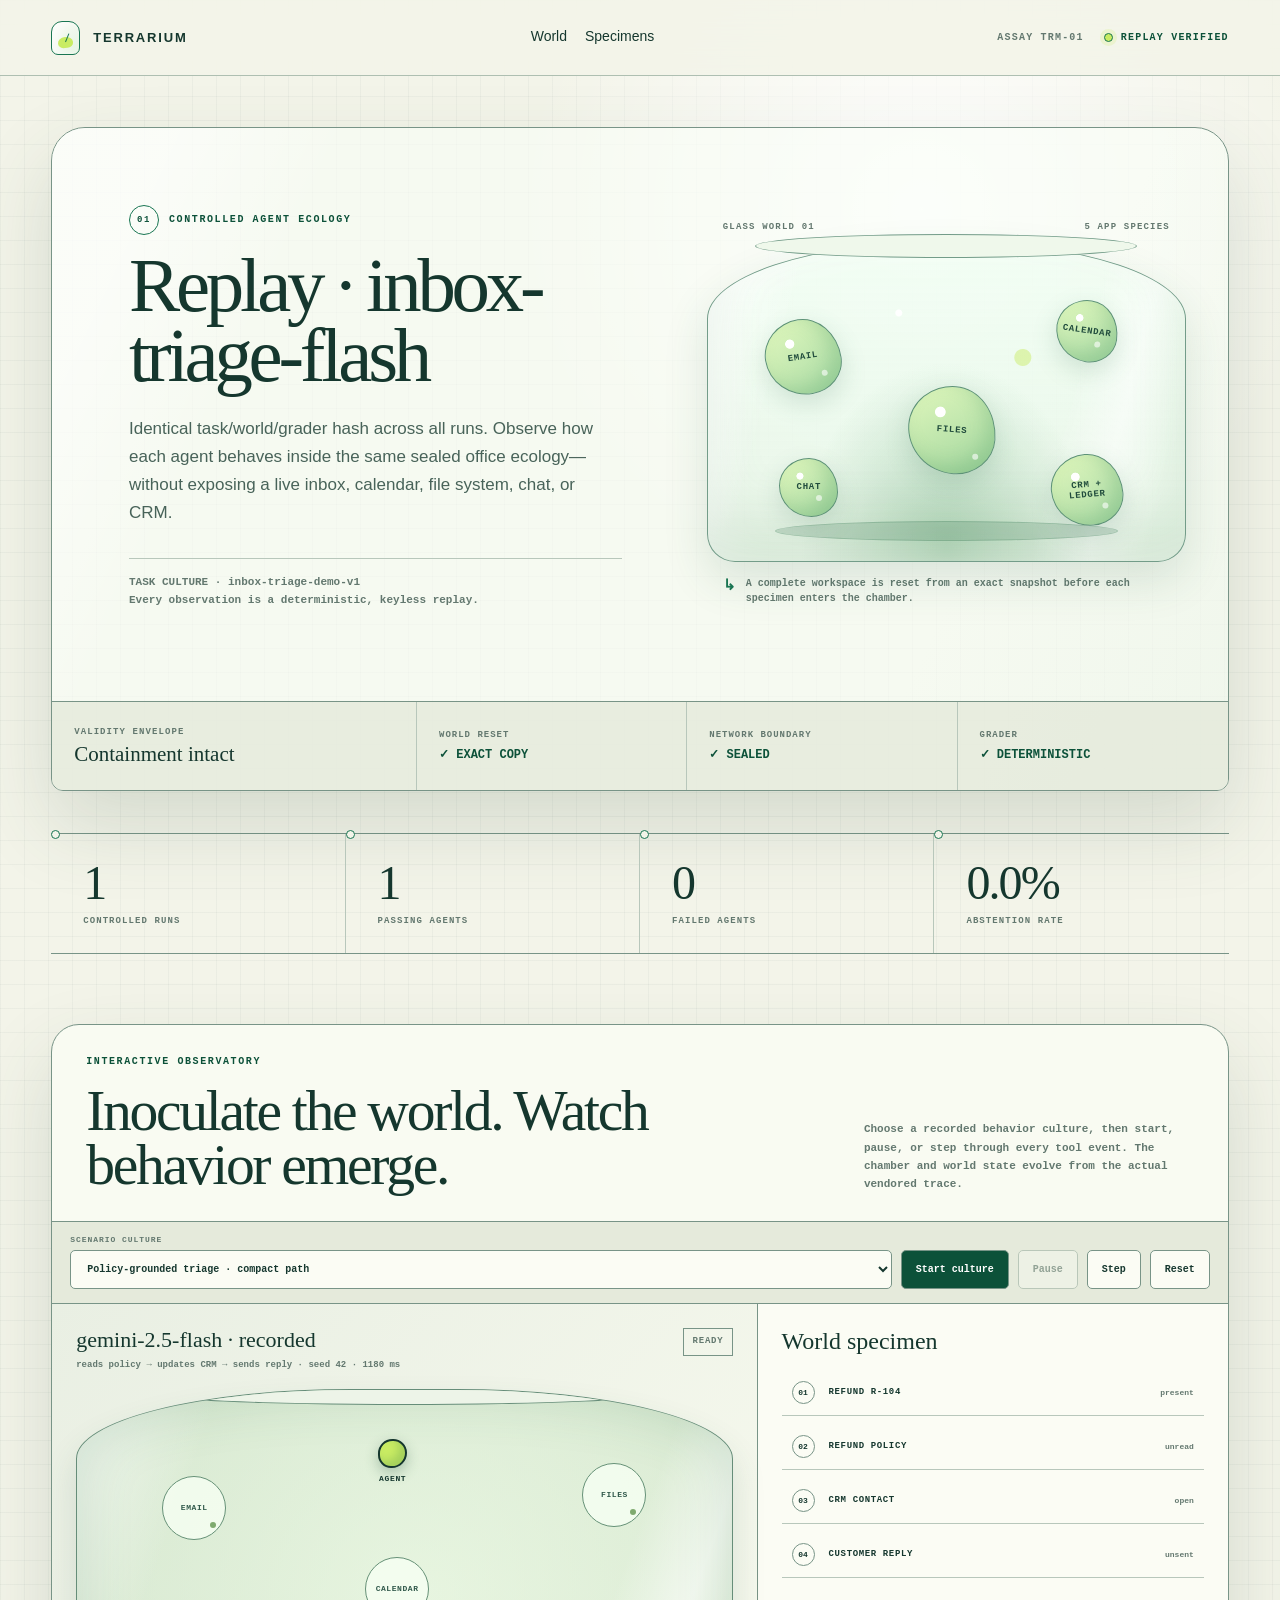
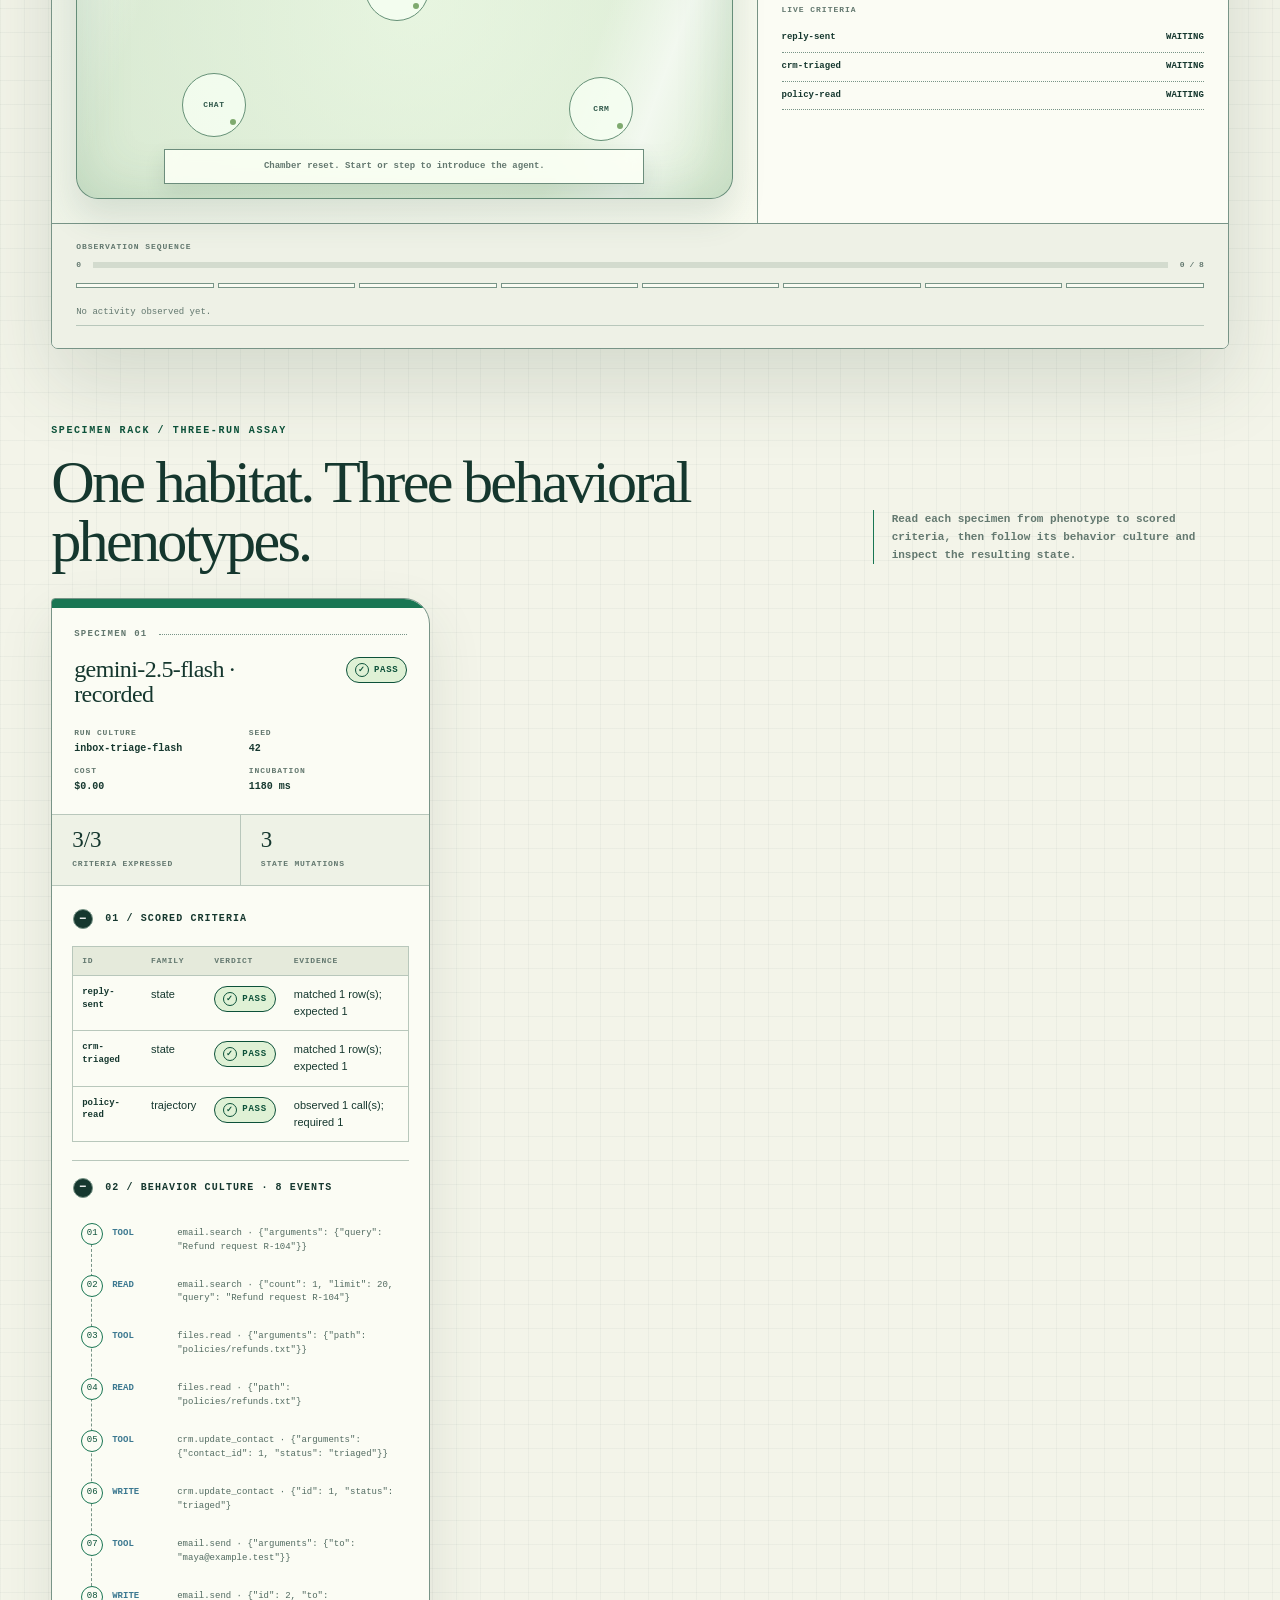
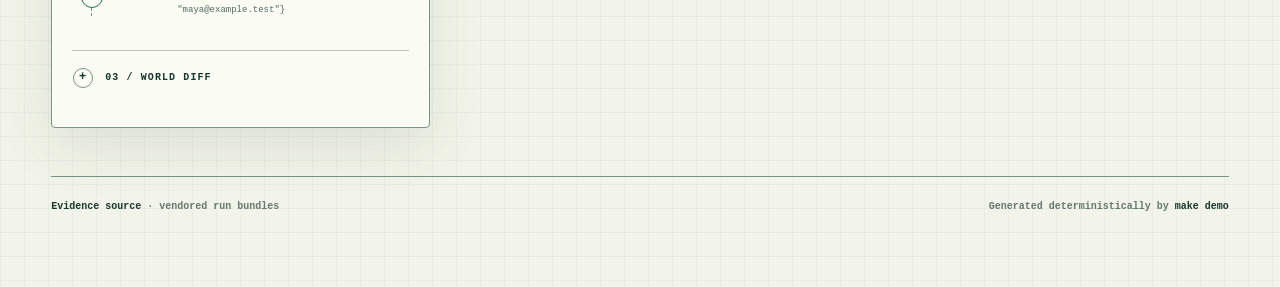
<file: docs/demo/replay.html>
<!doctype html>
<html lang="en"><head><meta charset="utf-8"><meta name="viewport" content="width=device-width">
<title>Replay · inbox-triage-flash</title><style>
:root{
  --paper:#f3f4e9;--paper-deep:#e5eadb;--glass:#f9fff8cc;--ink:#15372e;
  --muted:#63786f;--rule:#b8c7bb;--rule-dark:#789487;--leaf:#197653;
  --leaf-deep:#0c5139;--chlorophyll:#c9ec63;--petal:#d35240;--amber:#a96b20;
  --blue:#3b7890;--shadow:0 34px 80px rgba(49,78,62,.16);
  --mono:ui-monospace,SFMono-Regular,Menlo,Consolas,monospace;
  --sans:Inter,ui-sans-serif,-apple-system,BlinkMacSystemFont,"Segoe UI",sans-serif;
  --serif:Iowan Old Style,Palatino Linotype,Book Antiqua,Georgia,serif
}
*{box-sizing:border-box}
html{scroll-behavior:smooth}
body{margin:0;color:var(--ink);font:14px/1.55 var(--sans);background:
radial-gradient(circle at 72% 6%,rgba(255,255,255,.96),transparent 25rem),
linear-gradient(rgba(21,55,46,.035) 1px,transparent 1px),
linear-gradient(90deg,rgba(21,55,46,.035) 1px,transparent 1px),var(--paper);
background-size:auto,24px 24px,24px 24px}
a{color:inherit}
.skip-link{position:absolute;left:14px;top:-60px;z-index:30;background:var(--ink);
color:#fff;padding:10px 14px;border-radius:0 0 8px 8px}
.skip-link:focus{top:0}
.topbar{min-height:76px;display:flex;align-items:center;justify-content:space-between;
gap:24px;padding:12px clamp(18px,4vw,58px);position:sticky;top:0;z-index:20;
border-bottom:1px solid rgba(120,148,135,.56);background:rgba(243,244,233,.88);
backdrop-filter:blur(18px)}
.brand{display:flex;align-items:center;gap:13px;font:750 13px/1 var(--sans);
letter-spacing:.14em}
.brand-mark{position:relative;width:29px;height:34px;border:1.5px solid var(--leaf);
border-radius:11px 11px 7px 7px;background:linear-gradient(145deg,#fff9,#d8f2dd99);
box-shadow:inset 7px 0 8px #fff9}
.brand-mark:before{content:"";position:absolute;left:6px;right:6px;bottom:6px;height:11px;
border-radius:50% 50% 42% 42%;background:var(--chlorophyll);transform:rotate(-7deg)}
.brand-mark:after{content:"";position:absolute;left:13px;bottom:12px;width:1px;height:9px;
background:var(--leaf);transform:rotate(22deg);transform-origin:bottom}
.topmeta{display:flex;align-items:center;gap:20px;font:650 10px/1.2 var(--mono);
text-transform:uppercase;letter-spacing:.12em;color:var(--muted)}
.live{display:inline-flex;align-items:center;gap:8px;color:var(--leaf-deep)}
.live:before{content:"";width:7px;height:7px;border:1px solid var(--leaf);
border-radius:50%;background:var(--chlorophyll);box-shadow:0 0 0 4px #c9ec6333}
.topnav{display:flex;gap:18px}
.topnav a{text-decoration:none;border-bottom:1px solid transparent}
.topnav a:hover,.topnav a:focus-visible{border-color:currentColor}
main{max-width:1540px;margin:auto;padding:clamp(24px,4vw,58px)}
.hero{position:relative;overflow:hidden;border:1px solid var(--rule-dark);
border-radius:34px 34px 12px 12px;background:rgba(249,255,248,.57);
box-shadow:var(--shadow)}
.hero:after{content:"";position:absolute;inset:0;pointer-events:none;
background:linear-gradient(115deg,#fff8 0 8%,transparent 20% 75%,#d3e7d42e)}
.hero-main{min-height:500px;display:grid;grid-template-columns:minmax(0,1.1fr)
minmax(390px,.9fr)}
.hero-copy{position:relative;z-index:2;padding:clamp(34px,6vw,86px)}
.eyebrow,.section-label{margin:0 0 16px;color:var(--leaf-deep);
font:750 10px/1.2 var(--mono);letter-spacing:.16em;text-transform:uppercase}
.eyebrow{display:flex;align-items:center;gap:10px}
.eyebrow:before{content:"01";width:28px;height:28px;border:1px solid var(--leaf);
border-radius:50%;display:grid;place-items:center;font-size:9px}
h1{max-width:790px;margin:0;font:500 clamp(44px,6vw,88px)/.91 var(--serif);
letter-spacing:-.055em}
.lede{max-width:680px;margin:24px 0 0;color:#486359;font-size:17px;line-height:1.65}
.specimen-note{max-width:600px;margin:31px 0 0;padding:15px 0;border-top:1px solid var(--rule);
font:600 11px/1.6 var(--mono);color:var(--muted);overflow-wrap:anywhere}
.world-vessel{position:relative;z-index:2;margin:34px 42px 34px 8px;min-height:420px;
display:flex;flex-direction:column;justify-content:center}
.chamber-label{display:flex;justify-content:space-between;gap:18px;margin:0 16px 10px;
font:700 9px/1 var(--mono);letter-spacing:.13em;text-transform:uppercase;
color:var(--muted)}
.chamber{position:relative;min-height:320px;border:1.5px solid #739c89;
border-radius:48% 48% 28px 28px / 24% 24% 28px 28px;background:
radial-gradient(circle at 40% 22%,#fff 0 3px,transparent 4px),
radial-gradient(circle at 66% 36%,#c9ec6377 0 8px,transparent 9px),
radial-gradient(ellipse at 50% 96%,#4f99625c,transparent 43%),
linear-gradient(105deg,#fff9 4%,transparent 18% 72%,#fff8 82%,transparent 93%),
linear-gradient(#eafff07a,#e1f3e3a3);box-shadow:inset 0 -38px 55px #73a47529,
inset 18px 0 35px #fff8,0 18px 45px rgba(42,98,68,.14)}
.chamber:before{content:"";position:absolute;left:14%;right:14%;bottom:20px;height:18px;
border-radius:50%;background:#326f4a30;border:1px solid #58906f55}
.chamber:after{content:"";position:absolute;left:10%;right:10%;top:-9px;height:22px;
border-radius:50%;border:1.5px solid #739c89;background:#eff8eb}
.culture{position:absolute;display:grid;place-items:center;width:76px;height:76px;
border:1px solid #5d9277;border-radius:51% 49% 45% 55% / 47% 58% 42% 53%;
background:radial-gradient(circle at 35% 30%,#fff 0 6%,transparent 7%),
linear-gradient(145deg,#dff7b5dd,#8fcf8bbb);box-shadow:inset -9px -7px 18px #4f9b6540,
0 9px 24px #427a5c2e;color:#214c3d;font:750 9px/1.15 var(--mono);
letter-spacing:.08em;text-align:center;text-transform:uppercase}
.culture:after{content:"";position:absolute;width:6px;height:6px;border-radius:50%;
background:#fff9;right:15px;bottom:15px}
.culture:nth-child(1){left:12%;top:24%;transform:rotate(-9deg)}
.culture:nth-child(2){right:14%;top:18%;width:62px;height:62px;transform:rotate(8deg)}
.culture:nth-child(3){left:42%;top:45%;width:88px;height:88px;transform:rotate(4deg)}
.culture:nth-child(4){left:15%;bottom:14%;width:59px;height:59px}
.culture:nth-child(5){right:13%;bottom:11%;width:72px;height:72px;transform:rotate(-5deg)}
.vessel-caption{display:flex;gap:10px;align-items:start;margin:14px 16px 0;color:var(--muted);
font:600 10px/1.5 var(--mono)}
.vessel-caption:before{content:"↳";color:var(--leaf);font-size:15px}
.validity-strip{position:relative;z-index:2;display:grid;grid-template-columns:1.35fr
repeat(3,1fr);border-top:1px solid var(--rule-dark);background:#e5eadbcc}
.validity-intro,.signal{min-height:88px;padding:18px 22px;border-right:1px solid var(--rule);
display:flex;flex-direction:column;justify-content:center}
.validity-intro strong{font:500 21px/1.1 var(--serif)}
.validity-intro span{font:650 9px/1.4 var(--mono);color:var(--muted);
text-transform:uppercase;letter-spacing:.12em;margin-bottom:5px}
.signal:last-child{border-right:0}.signal span{color:var(--muted);font:650 9px/1.3 var(--mono);
text-transform:uppercase;letter-spacing:.11em}.signal strong{margin-top:6px;font:750 12px/1.2
var(--mono);color:var(--leaf-deep)}
.summary{display:grid;grid-template-columns:repeat(4,minmax(0,1fr));border-block:1px solid
var(--rule-dark);margin:42px 0 70px}
.summary-card{position:relative;padding:25px clamp(14px,2.5vw,35px);border-right:1px solid var(--rule)}
.summary-card:last-child{border-right:0}.summary-card:before{content:"";position:absolute;left:0;
top:-4px;width:7px;height:7px;border-radius:50%;background:var(--paper);
border:1px solid var(--leaf)}
.summary-card strong{display:block;font:500 clamp(31px,4vw,48px)/1 var(--serif);
letter-spacing:-.04em}
.summary-card span{display:block;margin-top:9px;color:var(--muted);
font:700 9px/1.3 var(--mono);letter-spacing:.12em;text-transform:uppercase}
.comparison-head{display:grid;grid-template-columns:minmax(0,1fr) minmax(220px,.45fr);
align-items:end;gap:30px;margin:0 0 27px}.comparison-head h2{max-width:760px;margin:0;
font:500 clamp(35px,4.7vw,67px)/.98 var(--serif);letter-spacing:-.045em}
.comparison-head>p{margin:0 0 7px;padding-left:18px;border-left:1px solid var(--leaf);
color:var(--muted);font:600 11px/1.65 var(--mono)}
.lab-console{margin:0 0 76px;border:1px solid var(--rule-dark);border-radius:28px 28px 7px 7px;
background:#f9fbf2;box-shadow:var(--shadow);overflow:hidden}
.console-intro{display:grid;grid-template-columns:minmax(0,1fr) minmax(240px,.44fr);gap:28px;
padding:31px 34px 28px;border-bottom:1px solid var(--rule-dark)}
.console-intro h2{margin:0;font:500 clamp(31px,4.5vw,58px)/.95 var(--serif);
letter-spacing:-.04em}.console-intro>p{align-self:end;margin:0;color:var(--muted);
font:600 11px/1.65 var(--mono)}
.console-toolbar{display:grid;grid-template-columns:minmax(240px,1.45fr) repeat(4,auto);
align-items:end;gap:9px;padding:14px 18px;background:var(--paper-deep);
border-bottom:1px solid var(--rule-dark)}
.control-field{display:grid;gap:6px}.control-field label{font:750 8px/1 var(--mono);
letter-spacing:.12em;text-transform:uppercase;color:var(--muted)}
.control-field select,.console-toolbar button{min-height:39px;border:1px solid var(--rule-dark);
border-radius:5px;background:#fbfcf4;color:var(--ink);font:700 10px/1 var(--mono)}
.control-field select{width:100%;padding:0 12px}.console-toolbar button{padding:0 14px;
cursor:pointer}.console-toolbar button:hover,.console-toolbar button:focus-visible{background:var(--ink);
color:#fff}.console-toolbar button.primary{background:var(--leaf-deep);color:#fff}
.console-toolbar button:disabled{cursor:not-allowed;opacity:.4}
.console-layout{display:grid;grid-template-columns:minmax(300px,1.05fr) minmax(280px,.7fr)}
.observation-deck{min-width:0;padding:24px;border-right:1px solid var(--rule-dark);
background:linear-gradient(135deg,#e9efe3,#f8faef)}
.sim-meta{display:flex;align-items:start;justify-content:space-between;gap:20px;margin-bottom:15px}
.sim-meta strong{display:block;font:500 22px/1.1 var(--serif)}.sim-meta span{color:var(--muted);
font:650 9px/1.5 var(--mono)}.sim-verdict{border:1px solid var(--rule-dark);padding:6px 8px;
font:750 9px/1 var(--mono);text-transform:uppercase;letter-spacing:.09em}
.simulation-chamber{position:relative;min-height:410px;border:1px solid #668d79;
border-radius:42% 42% 22px 22px / 17% 17% 22px 22px;overflow:hidden;background:
linear-gradient(110deg,#fff9 2%,transparent 18% 76%,#fff9 86%,transparent 96%),
radial-gradient(circle at 52% 52%,#dff5d88c,#c6e0c090);box-shadow:inset 0 0 55px #3d7a5630,
0 18px 34px #315f4624}
.simulation-chamber:before{content:"";position:absolute;z-index:4;left:11%;right:11%;top:-9px;
height:22px;border:1px solid #668d79;border-radius:50%;background:#edf4e8}
.simulation-chamber:after{content:"";position:absolute;left:0;right:0;bottom:0;
height:31%;background:linear-gradient(#c9ec6340,#65a8666e);border-top:1px solid #6e9d70;
transform:scaleY(var(--growth,0));transform-origin:bottom;transition:transform .5s ease}
.sim-app{position:absolute;z-index:2;display:grid;place-items:center;width:64px;height:64px;
border:1px solid #669177;border-radius:50%;background:#f7fff3cf;color:#31594b;
font:750 8px/1 var(--mono);text-transform:uppercase;letter-spacing:.07em;
transition:transform .24s ease,box-shadow .24s ease,background .24s ease}
.sim-app:after{content:"";position:absolute;width:6px;height:6px;border-radius:50%;
background:#7faa6f;right:9px;bottom:11px}.sim-app.active{transform:scale(1.13);
background:#e8f9aa;box-shadow:0 0 0 8px #c9ec6344,0 8px 24px #2b705044}
.sim-app[data-app=email]{left:13%;top:21%}.sim-app[data-app=files]{right:13%;top:18%}
.sim-app[data-app=calendar]{left:44%;top:41%}.sim-app[data-app=chat]{left:16%;bottom:15%}
.sim-app[data-app=crm]{right:15%;bottom:14%}
.sim-agent{position:absolute;z-index:3;left:46%;top:12%;width:29px;height:29px;
border:2px solid var(--ink);border-radius:51% 49% 54% 46%;background:var(--chlorophyll);
box-shadow:inset -6px -5px 8px #5e984e55,0 5px 14px #315f4655;
transition:left .52s cubic-bezier(.2,.8,.2,1),top .52s cubic-bezier(.2,.8,.2,1)}
.sim-agent:after{content:"agent";position:absolute;top:34px;left:50%;transform:translateX(-50%);
font:750 8px/1 var(--mono);text-transform:uppercase;letter-spacing:.08em}
.sim-agent.at-email{left:21%;top:35%}.sim-agent.at-files{left:71%;top:33%}
.sim-agent.at-calendar{left:49%;top:56%}.sim-agent.at-chat{left:24%;top:74%}
.sim-agent.at-crm{left:70%;top:73%}
.event-readout{position:absolute;z-index:5;left:50%;bottom:14px;transform:translateX(-50%);
width:min(84%,480px);padding:10px 13px;border:1px solid #6c8d7c;background:#fbfff5e8;
backdrop-filter:blur(8px);text-align:center;font:700 9px/1.45 var(--mono);
box-shadow:0 8px 20px #315f4622}.event-readout.idle{color:var(--muted)}
.world-panel{min-width:0;padding:24px;background:#fbfcf4}.world-panel h3{margin:0 0 16px;
font:500 24px/1.1 var(--serif)}.world-list{display:grid;gap:8px;margin:0}
.world-state{display:grid;grid-template-columns:27px 1fr auto;align-items:center;gap:10px;
padding:11px 10px;border-bottom:1px solid var(--rule)}
.state-index{width:23px;height:23px;display:grid;place-items:center;border:1px solid var(--rule-dark);
border-radius:50%;font:700 8px/1 var(--mono)}.world-state dt{font:700 9px/1.3 var(--mono);
text-transform:uppercase;letter-spacing:.07em}.world-state dd{margin:0;color:var(--muted);
font:700 8px/1.25 var(--mono);text-align:right}.world-state.observed{background:#e6f2d5}
.world-state.observed .state-index{background:var(--leaf);color:#fff}
.criteria-live{margin-top:28px}.criteria-live h4,.activity-panel h4{margin:0 0 10px;
color:var(--muted);font:750 8px/1 var(--mono);text-transform:uppercase;letter-spacing:.12em}
.live-criterion{display:flex;align-items:center;justify-content:space-between;gap:10px;
padding:8px 0;border-bottom:1px dotted var(--rule-dark);font:650 9px/1.3 var(--mono)}
.criterion-state{font-weight:800;text-transform:uppercase}
.criterion-state.pass,.criterion-state.fail,.criterion-state.undetermined{padding:0;border:0;
background:none}.activity-panel{grid-column:1/-1;padding:19px 24px 22px;
border-top:1px solid var(--rule-dark);background:#eef1e6}
.event-progress{display:grid;grid-template-columns:auto minmax(0,1fr) auto;align-items:center;gap:12px}
.event-progress span{font:700 8px/1 var(--mono);color:var(--muted);text-transform:uppercase}
progress{width:100%;height:6px;border:0;background:#d3dbce}progress::-webkit-progress-bar{
background:#d3dbce}progress::-webkit-progress-value{background:var(--leaf)}
progress::-moz-progress-bar{background:var(--leaf)}
.event-track{display:flex;gap:4px;margin:14px 0 12px}.track-mark{flex:1;height:5px;
border:1px solid var(--rule-dark);background:#f9fbf2}.track-mark.complete{background:var(--leaf);
border-color:var(--leaf)}.track-mark.current{background:var(--chlorophyll)}
.activity-log{max-height:150px;overflow:auto;list-style:none;margin:0;padding:0;
font:9px/1.5 var(--mono)}.activity-log li{display:grid;grid-template-columns:30px 55px 1fr;
gap:8px;padding:6px 0;border-bottom:1px solid var(--rule)}.activity-log .empty{
display:block;color:var(--muted)}.activity-log strong{color:var(--blue);
text-transform:uppercase}.activity-log code{overflow-wrap:anywhere;white-space:pre-wrap}
.grid{display:grid;grid-template-columns:repeat(3,minmax(0,1fr));gap:20px;align-items:start}
.run-card{min-width:0;position:relative;background:#fbfcf4;border:1px solid var(--rule-dark);
border-radius:4px 26px 4px 4px;overflow:hidden;box-shadow:0 20px 55px rgba(46,76,58,.11)}
.run-card:before{content:"";display:block;height:9px;background:var(--leaf)}
.run-card.is-fail:before{background:repeating-linear-gradient(135deg,var(--petal) 0 7px,
#f2c7b5 7px 14px)}
.run-head{padding:22px 22px 20px;border-bottom:1px solid var(--rule)}
.specimen-id{display:flex;align-items:center;justify-content:space-between;gap:12px;
margin-bottom:18px;font:750 9px/1 var(--mono);letter-spacing:.14em;text-transform:uppercase;
color:var(--muted)}
.specimen-id:after{content:"";flex:1;border-top:1px dotted var(--rule-dark)}
.run-title{display:flex;align-items:start;justify-content:space-between;gap:14px}
.run-title h2{margin:0;max-width:72%;font:500 24px/1.05 var(--serif);letter-spacing:-.025em}
.status{display:inline-flex;align-items:center;gap:5px;border:1px solid currentColor;
border-radius:999px;padding:5px 8px;font:800 9px/1 var(--mono);letter-spacing:.08em}
.status:before{display:inline-grid;place-items:center;width:12px;height:12px;border:1px solid
currentColor;border-radius:50%;font-size:8px}
.pass{color:var(--leaf-deep);background:#dff1d5}.pass:before{content:"✓"}
.fail{color:#a93729;background:#f7dfd6}.fail:before{content:"×"}
.undetermined{color:#81520f;background:#f3e7c4}.undetermined:before{content:"?"}
.run-meta{display:grid;grid-template-columns:1fr 1fr;gap:12px 16px;margin:21px 0 0}
.run-meta div{min-width:0}.run-meta dt{margin:0;color:var(--muted);font:700 8px/1
var(--mono);letter-spacing:.11em;text-transform:uppercase}.run-meta dd{margin:5px 0 0;
font:650 10px/1.35 var(--mono);overflow-wrap:anywhere}.phenotype{display:grid;
grid-template-columns:1fr 1fr;border-bottom:1px solid var(--rule);background:#eef2e6}
.phenotype div{padding:13px 20px;border-right:1px solid var(--rule)}
.phenotype div:last-child{border:0}.phenotype strong{display:block;font:500 23px/1 var(--serif)}
.phenotype span{font:700 8px/1.2 var(--mono);text-transform:uppercase;
letter-spacing:.1em;color:var(--muted)}
.run-body{padding:6px 20px 22px}.examination{border-bottom:1px solid var(--rule)}
.examination:last-child{border-bottom:0}
.examination summary{list-style:none;display:flex;align-items:center;gap:12px;padding:17px 1px;
cursor:pointer;color:var(--ink);font:750 10px/1.2 var(--mono);letter-spacing:.11em;
text-transform:uppercase}.examination summary::-webkit-details-marker{display:none}
.examination summary:before{content:"+";width:18px;height:18px;display:grid;place-items:center;
border:1px solid var(--rule-dark);border-radius:50%;font-size:12px}
.examination[open] summary:before{content:"−";background:var(--ink);color:#fff}
.examination summary:hover,.examination summary:focus-visible{color:var(--leaf)}
.table-wrap{overflow:auto;margin:0 0 18px;border:1px solid var(--rule)}
table{border-collapse:collapse;width:100%;font-size:11px}
td,th{border-bottom:1px solid var(--rule);padding:10px 9px;text-align:left;vertical-align:top}
tr:last-child td{border-bottom:0}th{color:var(--muted);font:750 8px/1 var(--mono);
text-transform:uppercase;letter-spacing:.09em;background:var(--paper-deep)}
td:first-child{font:700 9px/1.4 var(--mono)}
.timeline{position:relative;list-style:none;margin:0 0 20px;padding:0 0 0 9px}
.timeline:before{content:"";position:absolute;left:19px;top:14px;bottom:14px;
border-left:1px dashed var(--rule-dark)}
.timeline li{position:relative;display:grid;grid-template-columns:22px 56px minmax(0,1fr);
gap:9px;align-items:start;padding:8px 0;font:9px/1.55 var(--mono)}
.seq{position:relative;z-index:1;width:22px;height:22px;display:grid;place-items:center;
border:1px solid var(--leaf);border-radius:50%;background:#fbfcf4;color:var(--leaf-deep)}
.event-kind{padding-top:4px;color:var(--blue);font-weight:750;text-transform:uppercase}
.event-payload{padding:4px 6px 4px 0;color:#526b61;white-space:pre-wrap;
overflow-wrap:anywhere}.codebox{margin:0 0 19px;padding:15px;border:1px dashed var(--rule-dark);
background:#f0f3e8;color:#365248;white-space:pre-wrap;overflow-wrap:anywhere;
font:9px/1.65 var(--mono);max-height:260px;overflow:auto}
.footer{display:flex;justify-content:space-between;gap:20px;margin-top:48px;padding:22px 0;
border-top:1px solid var(--rule-dark);color:var(--muted);font:650 10px/1.5 var(--mono)}
.footer strong{color:var(--ink)}
@media(max-width:1120px){
  .hero-main{grid-template-columns:1fr}.world-vessel{margin:0 38px 38px}
  .chamber{min-height:290px}.grid{grid-template-columns:1fr}.run-title h2{max-width:none}
  .console-layout{grid-template-columns:1fr}.observation-deck{border-right:0;
  border-bottom:1px solid var(--rule-dark)}
}
@media(max-width:760px){
  .topbar{min-height:62px;padding:10px 15px}.topnav{display:none}
  .topmeta>span:not(.live){display:none}main{padding:20px 13px 40px}
  .hero{border-radius:22px 22px 8px 8px}.hero-main{min-height:0}
  .hero-copy{padding:34px 23px}.world-vessel{margin:0 17px 26px;min-height:auto}
  .chamber{min-height:270px}.culture{transform:scale(.82)}
  .validity-strip{grid-template-columns:1fr 1fr}.validity-intro{grid-column:1/-1}
  .signal:nth-child(3){border-right:0}.summary{grid-template-columns:1fr 1fr;margin:28px 0 55px}
  .summary-card:nth-child(2){border-right:0}.summary-card:nth-child(-n+2){border-bottom:1px
  solid var(--rule)}.comparison-head,.console-intro{grid-template-columns:1fr}
  .comparison-head>p{margin:0}.console-toolbar{grid-template-columns:1fr 1fr 1fr 1fr}
  .control-field{grid-column:1/-1}.simulation-chamber{min-height:350px}
}
@media(max-width:460px){
  h1{font-size:43px}.chamber{min-height:245px}.culture{width:61px;height:61px}
  .culture:nth-child(3){width:72px;height:72px}.validity-strip{grid-template-columns:1fr}
  .signal{border-right:0;border-bottom:1px solid var(--rule)}
  .summary{grid-template-columns:1fr}.summary-card{border-right:0;border-bottom:1px solid var(--rule)}
  .run-title{flex-direction:column}.run-meta{grid-template-columns:1fr}
  .console-intro{padding:26px 20px 22px}.console-toolbar{grid-template-columns:1fr 1fr}
  .control-field{grid-column:1/-1}.observation-deck,.world-panel,.activity-panel{padding:18px}
  .simulation-chamber{min-height:320px}.sim-app{width:52px;height:52px}
}
@media(prefers-reduced-motion:reduce){html{scroll-behavior:auto}}
@media print{.topbar{position:static}.hero,.run-card{box-shadow:none}.examination{display:block}}
</style></head>
<body><a class="skip-link" href="#main">Skip to specimens</a>
<header class="topbar"><div class="brand"><span class="brand-mark"
aria-hidden="true"></span><span>TERRARIUM</span></div>
<nav class="topnav" aria-label="Report sections"><a href="#world">World</a>
<a href="#specimens">Specimens</a></nav>
<div class="topmeta"><span>Assay TRM-01</span>
<span class="live">Replay verified</span></div></header><main id="main">
<section class="hero" id="world"><div class="hero-main"><div class="hero-copy">
<p class="eyebrow">Controlled agent ecology</p><h1>Replay · inbox-triage-flash</h1>
<p class="lede">Identical task/world/grader hash across all runs. Observe how each agent behaves
inside the same sealed office ecology—without exposing a live inbox, calendar,
file system, chat, or CRM.</p>
<p class="specimen-note">TASK CULTURE · inbox-triage-demo-v1
<br>Every observation is a deterministic, keyless replay.</p></div>
<figure class="world-vessel"><div class="chamber-label"><span>Glass world 01</span>
<span>5 app species</span></div><div class="chamber" aria-hidden="true">
<span class="culture">email</span><span class="culture">calendar</span>
<span class="culture">files</span><span class="culture">chat</span>
<span class="culture">crm +<br>ledger</span></div>
<figcaption class="vessel-caption">A complete workspace is reset from an exact
snapshot before each specimen enters the chamber.</figcaption></figure></div>
<div class="validity-strip" aria-label="Validity envelope">
<div class="validity-intro"><span>Validity envelope</span>
<strong>Containment intact</strong></div>
<div class="signal"><span>World reset</span><strong>✓ EXACT COPY</strong></div>
<div class="signal"><span>Network boundary</span><strong>✓ SEALED</strong></div>
<div class="signal"><span>Grader</span><strong>✓ DETERMINISTIC</strong></div>
</div></section>
<section class="summary" aria-label="Comparison summary">
<div class="summary-card"><strong>1</strong><span>controlled runs</span></div>
<div class="summary-card"><strong>1</strong><span>passing agents</span></div>
<div class="summary-card"><strong>0</strong><span>failed agents</span></div>
<div class="summary-card"><strong>0.0%</strong><span>abstention rate</span></div>
</section>
<section class="lab-console" id="lab-console" aria-labelledby="console-title">
<div class="console-intro"><div><p class="section-label">Interactive observatory</p>
<h2 id="console-title">Inoculate the world. Watch behavior emerge.</h2></div>
<p>Choose a recorded behavior culture, then start, pause, or step through every
tool event. The chamber and world state evolve from the actual vendored trace.</p>
</div>
<div class="console-toolbar">
<div class="control-field"><label for="scenario-select">Scenario culture</label>
<select id="scenario-select"></select></div>
<button class="primary" type="button" id="start-run">Start culture</button>
<button type="button" id="pause-run" disabled>Pause</button>
<button type="button" id="step-run">Step</button>
<button type="button" id="reset-run">Reset</button>
</div>
<div class="console-layout">
<div class="observation-deck"><div class="sim-meta"><div>
<strong id="sim-model">Preparing specimen</strong>
<span id="sim-details">Deterministic trace</span></div>
<span class="sim-verdict" id="sim-verdict">READY</span></div>
<div class="simulation-chamber" id="simulation-chamber">
<span class="sim-app" data-app="email">email</span>
<span class="sim-app" data-app="files">files</span>
<span class="sim-app" data-app="calendar">calendar</span>
<span class="sim-app" data-app="chat">chat</span>
<span class="sim-app" data-app="crm">crm</span>
<span class="sim-agent" id="sim-agent" aria-hidden="true"></span>
<div class="event-readout idle" id="event-readout" role="status" aria-live="polite">
Chamber reset. Start or step to introduce the agent.</div></div></div>
<aside class="world-panel" aria-label="Evolving world state"><h3>World specimen</h3>
<dl class="world-list">
<div class="world-state" data-state="ticket"><span class="state-index">01</span>
<dt>Refund R-104</dt><dd>present</dd></div>
<div class="world-state" data-state="policy"><span class="state-index">02</span>
<dt>Refund policy</dt><dd>unread</dd></div>
<div class="world-state" data-state="crm"><span class="state-index">03</span>
<dt>CRM contact</dt><dd>open</dd></div>
<div class="world-state" data-state="reply"><span class="state-index">04</span>
<dt>Customer reply</dt><dd>unsent</dd></div></dl>
<div class="criteria-live"><h4>Live criteria</h4>
<div class="live-criterion" data-criterion="reply-sent"><span>reply-sent</span>
<span class="criterion-state">waiting</span></div>
<div class="live-criterion" data-criterion="crm-triaged"><span>crm-triaged</span>
<span class="criterion-state">waiting</span></div>
<div class="live-criterion" data-criterion="policy-read"><span>policy-read</span>
<span class="criterion-state">waiting</span></div></div></aside>
<div class="activity-panel"><h4>Observation sequence</h4>
<div class="event-progress"><span>0</span><progress id="event-progress" value="0"
max="1" aria-label="Trace replay progress"></progress><span id="event-count">0 / 0</span></div>
<div class="event-track" id="event-track" aria-hidden="true"></div>
<ol class="activity-log" id="activity-log"><li class="empty">No activity observed yet.</li></ol>
</div></div><noscript><p class="specimen-note">The live replay controls require
JavaScript. All recorded criteria, traces, and World diffs remain available in
the specimen rack below.</p></noscript></section>
<div class="comparison-head" id="specimens"><div>
<p class="section-label">Specimen rack / three-run assay</p>
<h2>One habitat. Three behavioral phenotypes.</h2></div>
<p>Read each specimen from phenotype to scored criteria, then follow its
behavior culture and inspect the resulting state.</p></div>
<section class="grid" aria-label="Agent specimen comparison">
    <article class="run-card is-pass"
      id="specimen-1">
      <header class="run-head">
        <div class="specimen-id"><span>Specimen 01</span></div>
        <div class="run-title"><h2>gemini-2.5-flash · recorded</h2>
        <span class="status pass">PASS</span></div>
        <dl class="run-meta">
          <div><dt>Run culture</dt><dd>inbox-triage-flash</dd></div>
          <div><dt>Seed</dt><dd>42</dd></div>
          <div><dt>Cost</dt><dd>$0.00</dd></div>
          <div><dt>Incubation</dt><dd>1180 ms</dd></div>
        </dl>
      </header>
      <div class="phenotype" aria-label="Specimen observations">
        <div><strong>3/3</strong>
        <span>criteria expressed</span></div>
        <div><strong>3</strong><span>state mutations</span></div>
      </div>
      <div class="run-body">
      <details class="examination" open>
      <summary>01 / Scored criteria</summary>
      <div class="table-wrap"><table><thead><tr><th>ID</th><th>family</th>
      <th>verdict</th><th>evidence</th></tr></thead><tbody><tr><td>reply-sent</td><td>state</td><td><span class='status pass'>PASS</span></td><td>matched 1 row(s); expected 1</td></tr><tr><td>crm-triaged</td><td>state</td><td><span class='status pass'>PASS</span></td><td>matched 1 row(s); expected 1</td></tr><tr><td>policy-read</td><td>trajectory</td><td><span class='status pass'>PASS</span></td><td>observed 1 call(s); required 1</td></tr></tbody></table></div>
      </details>
      <details class="examination" open>
      <summary>02 / Behavior culture · 8 events</summary>
      <ol class="timeline"><li><span class='seq'>01</span><span class='event-kind'>tool</span><span class='event-payload'>email.search · {&quot;arguments&quot;: {&quot;query&quot;: &quot;Refund request R-104&quot;}}</span></li><li><span class='seq'>02</span><span class='event-kind'>read</span><span class='event-payload'>email.search · {&quot;count&quot;: 1, &quot;limit&quot;: 20, &quot;query&quot;: &quot;Refund request R-104&quot;}</span></li><li><span class='seq'>03</span><span class='event-kind'>tool</span><span class='event-payload'>files.read · {&quot;arguments&quot;: {&quot;path&quot;: &quot;policies/refunds.txt&quot;}}</span></li><li><span class='seq'>04</span><span class='event-kind'>read</span><span class='event-payload'>files.read · {&quot;path&quot;: &quot;policies/refunds.txt&quot;}</span></li><li><span class='seq'>05</span><span class='event-kind'>tool</span><span class='event-payload'>crm.update_contact · {&quot;arguments&quot;: {&quot;contact_id&quot;: 1, &quot;status&quot;: &quot;triaged&quot;}}</span></li><li><span class='seq'>06</span><span class='event-kind'>write</span><span class='event-payload'>crm.update_contact · {&quot;id&quot;: 1, &quot;status&quot;: &quot;triaged&quot;}</span></li><li><span class='seq'>07</span><span class='event-kind'>tool</span><span class='event-payload'>email.send · {&quot;arguments&quot;: {&quot;to&quot;: &quot;maya@example.test&quot;}}</span></li><li><span class='seq'>08</span><span class='event-kind'>write</span><span class='event-payload'>email.send · {&quot;id&quot;: 2, &quot;to&quot;: &quot;maya@example.test&quot;}</span></li></ol>
      </details>
      <details class="examination">
      <summary>03 / World diff</summary><pre class="codebox">{
  &quot;crm_contacts&quot;: {
    &quot;added&quot;: [
      {
        &quot;id&quot;: 1,
        &quot;status&quot;: &quot;triaged&quot;
      }
    ],
    &quot;removed&quot;: [
      {
        &quot;id&quot;: 1,
        &quot;status&quot;: &quot;open&quot;
      }
    ]
  },
  &quot;email_messages&quot;: {
    &quot;added&quot;: [
      {
        &quot;folder&quot;: &quot;sent&quot;,
        &quot;recipients&quot;: &quot;maya@example.test&quot;
      }
    ],
    &quot;removed&quot;: []
  }
}</pre>
      </details>
      </div>
    </article>
    </section>
<footer class="footer"><span><strong>Evidence source</strong> · vendored run bundles</span>
<span>Generated deterministically by <strong>make demo</strong></span></footer>
</main><script type="application/json" id="run-data">[{"after": {}, "before": {}, "cost_usd": 0.0, "evaluations": [{"criterion_id": "reply-sent", "detail": "matched 1 row(s); expected 1", "family": "state", "verdict": "PASS"}, {"criterion_id": "crm-triaged", "detail": "matched 1 row(s); expected 1", "family": "state", "verdict": "PASS"}, {"criterion_id": "policy-read", "detail": "observed 1 call(s); required 1", "family": "trajectory", "verdict": "PASS"}], "latency_ms": 1180, "metadata": {"recording": "bundled deterministic fixture"}, "model": "gemini-2.5-flash \u00b7 recorded", "provider_fingerprint": "recorded-demo-v1", "run_id": "inbox-triage-flash", "seed": 42, "task_hash": "inbox-triage-demo-v1", "task_id": "inbox-triage", "tokens": 812, "trace": [{"app": "email", "kind": "tool", "operation": "search", "payload": {"arguments": {"query": "Refund request R-104"}}, "seq": 1}, {"app": "email", "kind": "read", "operation": "search", "payload": {"count": 1, "limit": 20, "query": "Refund request R-104"}, "seq": 2}, {"app": "files", "kind": "tool", "operation": "read", "payload": {"arguments": {"path": "policies/refunds.txt"}}, "seq": 3}, {"app": "files", "kind": "read", "operation": "read", "payload": {"path": "policies/refunds.txt"}, "seq": 4}, {"app": "crm", "kind": "tool", "operation": "update_contact", "payload": {"arguments": {"contact_id": 1, "status": "triaged"}}, "seq": 5}, {"app": "crm", "kind": "write", "operation": "update_contact", "payload": {"id": 1, "status": "triaged"}, "seq": 6}, {"app": "email", "kind": "tool", "operation": "send", "payload": {"arguments": {"to": "maya@example.test"}}, "seq": 7}, {"app": "email", "kind": "write", "operation": "send", "payload": {"id": 2, "to": "maya@example.test"}, "seq": 8}], "verdict": "PASS", "world_diff": {"crm_contacts": {"added": [{"id": 1, "status": "triaged"}], "removed": [{"id": 1, "status": "open"}]}, "email_messages": {"added": [{"folder": "sent", "recipients": "maya@example.test"}], "removed": []}}}]</script>
<script src="../assets/demo.js"></script></body></html>
</file>
<file: docs/assets/site.css>
:root{
  --paper:#f3f4e9;--paper-deep:#e4e9db;--white:#fcfdf7;--ink:#15372e;
  --muted:#63786f;--rule:#b8c7bb;--rule-dark:#789487;--leaf:#197653;
  --leaf-deep:#0c5139;--chlorophyll:#c9ec63;--petal:#d35240;--blue:#3b7890;
  --shadow:0 34px 90px rgba(49,78,62,.15);
  --mono:ui-monospace,SFMono-Regular,Menlo,Consolas,monospace;
  --sans:Inter,ui-sans-serif,-apple-system,BlinkMacSystemFont,"Segoe UI",sans-serif;
  --serif:Iowan Old Style,Palatino Linotype,Book Antiqua,Georgia,serif
}
*{box-sizing:border-box}
html{scroll-behavior:smooth}
body{margin:0;color:var(--ink);font:15px/1.65 var(--sans);background:
linear-gradient(rgba(21,55,46,.035) 1px,transparent 1px),
linear-gradient(90deg,rgba(21,55,46,.035) 1px,transparent 1px),var(--paper);
background-size:24px 24px}
a{color:inherit}
.skip{position:absolute;left:14px;top:-80px;z-index:50;padding:11px 15px;
background:var(--ink);color:#fff}.skip:focus{top:0}
.site-header{position:sticky;z-index:30;top:0;min-height:78px;padding:12px clamp(18px,5vw,72px);
display:grid;grid-template-columns:auto 1fr auto;align-items:center;gap:38px;
border-bottom:1px solid rgba(120,148,135,.58);background:rgba(243,244,233,.89);
backdrop-filter:blur(18px)}
.brand{display:flex;align-items:center;gap:13px;text-decoration:none;font:800 12px/1 var(--sans);
letter-spacing:.14em}.brand-mark{position:relative;width:29px;height:34px;
border:1.5px solid var(--leaf);border-radius:11px 11px 7px 7px;
background:linear-gradient(145deg,#fff9,#d8f2dd99);box-shadow:inset 7px 0 8px #fff9}
.brand-mark:before{content:"";position:absolute;left:6px;right:6px;bottom:6px;height:11px;
border-radius:50% 50% 42% 42%;background:var(--chlorophyll);transform:rotate(-7deg)}
.brand-mark:after{content:"";position:absolute;left:13px;bottom:12px;width:1px;height:9px;
background:var(--leaf);transform:rotate(22deg);transform-origin:bottom}
.nav{display:flex;justify-content:center;gap:clamp(15px,2.5vw,34px)}
.nav a{text-decoration:none;color:var(--muted);font:700 9px/1 var(--mono);
text-transform:uppercase;letter-spacing:.12em}.nav a:hover,.nav a:focus-visible{color:var(--leaf)}
.header-cta,.button{display:inline-flex;align-items:center;justify-content:center;gap:9px;
min-height:43px;padding:0 16px;border:1px solid var(--ink);border-radius:5px;text-decoration:none;
font:800 10px/1 var(--mono);text-transform:uppercase;letter-spacing:.08em}
.header-cta,.button.primary{background:var(--ink);color:#fff}
.button.secondary{background:transparent;color:var(--ink)}
.button:hover,.button:focus-visible,.header-cta:hover,.header-cta:focus-visible{
transform:translateY(-1px);box-shadow:0 8px 22px #315f4624}
.hero{max-width:1590px;margin:0 auto;padding:clamp(44px,7vw,100px) clamp(18px,5vw,72px)
clamp(35px,5vw,72px);display:grid;grid-template-columns:minmax(0,1.08fr) minmax(380px,.92fr);
gap:clamp(35px,6vw,100px);align-items:center;overflow:hidden}
.kicker,.section-kicker{margin:0 0 19px;display:flex;align-items:center;gap:10px;color:var(--leaf-deep);
font:800 10px/1.2 var(--mono);letter-spacing:.15em;text-transform:uppercase}
.kicker:before,.section-kicker:before{content:"";width:28px;border-top:1px solid currentColor}
h1{max-width:900px;margin:0;font:500 clamp(52px,7.2vw,108px)/.86 var(--serif);
letter-spacing:-.065em}
.hero-copy>p:not(.kicker){max-width:680px;margin:28px 0 0;color:#486359;font-size:18px}
.hero-actions{display:flex;flex-wrap:wrap;gap:10px;margin-top:31px}
.micro-proof{display:flex;align-items:center;gap:10px;margin-top:35px;color:var(--muted);
font:700 9px/1.5 var(--mono);text-transform:uppercase;letter-spacing:.08em}
.micro-proof:before{content:"";width:9px;height:9px;border-radius:50%;background:var(--chlorophyll);
border:1px solid var(--leaf);box-shadow:0 0 0 5px #c9ec6338}
.hero-visual{position:relative;min-height:560px;display:grid;place-items:center}
.orbit{position:absolute;width:520px;height:360px;border:1px dashed #89a798;border-radius:50%;
transform:rotate(-18deg)}.orbit:after{content:"";position:absolute;right:48px;top:48px;
width:10px;height:10px;border:1px solid var(--leaf);border-radius:50%;
background:var(--chlorophyll)}
.vessel{position:relative;width:min(84%,400px);height:495px;border:1.5px solid #739c89;
border-radius:49% 49% 32px 32px / 18% 18% 32px 32px;background:
radial-gradient(circle at 39% 20%,#fff 0 4px,transparent 5px),
linear-gradient(105deg,#fff9 4%,transparent 18% 72%,#fff8 82%,transparent 93%),
radial-gradient(ellipse at 50% 93%,#4f99625c,transparent 46%),
linear-gradient(#eafff07a,#d9eddaa3);box-shadow:inset 0 -42px 65px #73a4752e,
inset 20px 0 40px #fff9,0 32px 70px #315f4630}
.vessel:before{content:"";position:absolute;left:9%;right:9%;top:-12px;height:27px;
border:1.5px solid #739c89;border-radius:50%;background:#eff8eb}
.vessel:after{content:"";position:absolute;left:13%;right:13%;bottom:22px;height:23px;
border:1px solid #58906f66;border-radius:50%;background:#326f4a29}
.organism{position:absolute;display:grid;place-items:center;border:1px solid #5d9277;
border-radius:51% 49% 45% 55% / 47% 58% 42% 53%;
background:radial-gradient(circle at 35% 30%,#fff 0 6%,transparent 7%),
linear-gradient(145deg,#dff7b5dd,#8fcf8bbb);color:#214c3d;
box-shadow:inset -9px -7px 18px #4f9b6540,0 9px 24px #427a5c2e;
font:800 8px/1.2 var(--mono);letter-spacing:.07em;text-transform:uppercase}
.organism:nth-child(1){width:90px;height:90px;left:11%;top:23%;transform:rotate(-9deg)}
.organism:nth-child(2){width:72px;height:72px;right:13%;top:20%;transform:rotate(8deg)}
.organism:nth-child(3){width:108px;height:108px;left:37%;top:43%;transform:rotate(4deg)}
.organism:nth-child(4){width:68px;height:68px;left:15%;bottom:13%}
.organism:nth-child(5){width:84px;height:84px;right:12%;bottom:12%;transform:rotate(-5deg)}
.vessel-label{position:absolute;right:-58px;bottom:45px;padding:10px 12px;border:1px solid var(--rule-dark);
background:#fbfcf4;font:750 8px/1.5 var(--mono);text-transform:uppercase;letter-spacing:.1em;
box-shadow:0 12px 25px #315f4622}.vessel-label strong{display:block;color:var(--leaf)}
.proof-strip{max-width:1450px;margin:0 auto 90px;padding:0 clamp(18px,5vw,72px);
display:grid;grid-template-columns:repeat(4,1fr)}
.proof-item{padding:20px 25px;border-block:1px solid var(--rule-dark);
border-right:1px solid var(--rule)}.proof-item:last-child{border-right:0}
.proof-item strong{display:block;font:500 31px/1 var(--serif)}.proof-item span{display:block;
margin-top:7px;color:var(--muted);font:750 8px/1.4 var(--mono);text-transform:uppercase;
letter-spacing:.11em}
.section{max-width:1450px;margin:0 auto;padding:clamp(70px,9vw,130px) clamp(18px,5vw,72px)}
.section-head{display:grid;grid-template-columns:minmax(0,1fr) minmax(250px,.45fr);
gap:40px;align-items:end;margin-bottom:55px}.section-head h2{max-width:840px;margin:0;
font:500 clamp(40px,5.7vw,78px)/.95 var(--serif);letter-spacing:-.05em}
.section-head>p{margin:0 0 7px;padding-left:20px;border-left:1px solid var(--leaf);
color:var(--muted);font:600 12px/1.7 var(--mono)}
.problem-grid{display:grid;grid-template-columns:1fr 1fr;border:1px solid var(--rule-dark);
background:var(--white);box-shadow:var(--shadow)}
.problem-copy{padding:clamp(30px,5vw,70px);border-right:1px solid var(--rule-dark)}
.problem-copy blockquote{margin:0;font:500 clamp(28px,3.6vw,51px)/1.05 var(--serif);
letter-spacing:-.035em}.problem-copy p{max-width:600px;margin:24px 0 0;color:var(--muted)}
.exposure{padding:clamp(30px,5vw,70px);background:var(--paper-deep)}
.exposure h3{margin:0 0 29px;font:500 26px/1.1 var(--serif)}
.bar-group{margin:22px 0}.bar-label{display:flex;justify-content:space-between;margin-bottom:8px;
font:750 9px/1 var(--mono);text-transform:uppercase;letter-spacing:.08em}
.bar{height:12px;border:1px solid var(--rule-dark);background:#f7f8f0}
.bar span{display:block;height:100%;background:repeating-linear-gradient(135deg,var(--petal) 0 7px,
#efb3a4 7px 14px)}.bar.safe span{background:var(--leaf)}
.bar-note{margin:28px 0 0;color:var(--muted);font:650 10px/1.6 var(--mono)}
.thesis-grid{display:grid;grid-template-columns:repeat(3,1fr);gap:1px;background:var(--rule-dark);
border:1px solid var(--rule-dark)}.thesis-card{min-height:330px;padding:34px;background:var(--white)}
.thesis-index{display:grid;place-items:center;width:38px;height:38px;border:1px solid var(--leaf);
border-radius:50%;font:800 9px/1 var(--mono)}.thesis-card h3{margin:64px 0 15px;
font:500 31px/1 var(--serif)}.thesis-card p{margin:0;color:var(--muted)}
.evidence-panel{border:1px solid var(--rule-dark);background:var(--white);
box-shadow:var(--shadow)}.evidence-top{display:grid;grid-template-columns:1fr 1fr;
border-bottom:1px solid var(--rule-dark)}
.chart{padding:clamp(27px,4vw,56px);border-right:1px solid var(--rule-dark)}
.chart h3,.trace-proof h3{margin:0 0 8px;font:500 29px/1.1 var(--serif)}
.chart>p,.trace-proof>p{margin:0 0 32px;color:var(--muted);font:650 10px/1.55 var(--mono)}
.assay-bar{display:grid;grid-template-columns:145px 1fr 42px;align-items:center;gap:12px;
margin:17px 0;font:700 9px/1.35 var(--mono)}.assay-rail{height:18px;border:1px solid var(--rule);
background:var(--paper)}.assay-rail span{display:block;height:100%;background:var(--leaf)}
.assay-bar.fail .assay-rail span{background:var(--petal)}
.trace-proof{padding:clamp(27px,4vw,56px)}.trace-line{position:relative;display:flex;
justify-content:space-between;margin:47px 0 28px}.trace-line:before{content:"";position:absolute;left:15px;
right:15px;top:15px;border-top:1px dashed var(--rule-dark)}.trace-node{position:relative;z-index:1;
width:31px;height:31px;display:grid;place-items:center;border:1px solid var(--leaf);
border-radius:50%;background:var(--white);font:800 8px/1 var(--mono)}
.trace-node.write{background:var(--chlorophyll)}.evidence-foot{display:grid;
grid-template-columns:repeat(4,1fr);background:var(--paper-deep)}
.evidence-stat{padding:22px 25px;border-right:1px solid var(--rule)}
.evidence-stat:last-child{border-right:0}.evidence-stat strong{display:block;
font:500 32px/1 var(--serif)}.evidence-stat span{font:750 8px/1.4 var(--mono);
color:var(--muted);text-transform:uppercase;letter-spacing:.09em}
.architecture{display:grid;grid-template-columns:repeat(4,1fr);position:relative}
.architecture:before{content:"";position:absolute;left:6%;right:6%;top:42px;
border-top:1px dashed var(--rule-dark)}.arch-step{position:relative;padding:0 28px 30px}
.arch-node{position:relative;z-index:1;width:85px;height:85px;display:grid;place-items:center;
border:1px solid var(--leaf);border-radius:50%;background:var(--paper);font:800 10px/1 var(--mono)}
.arch-step h3{margin:27px 0 12px;font:500 26px/1.1 var(--serif)}.arch-step p{margin:0;
color:var(--muted);font-size:13px}.arch-code{margin-top:42px;padding:24px;border:1px solid var(--rule-dark);
background:#17382f;color:#e6f0e9;overflow:auto;font:650 11px/1.7 var(--mono);
box-shadow:var(--shadow)}.arch-code .accent{color:var(--chlorophyll)}
.demo-callout{display:grid;grid-template-columns:minmax(0,.68fr) minmax(400px,1.32fr);
border:1px solid var(--rule-dark);background:var(--white);box-shadow:var(--shadow)}
.demo-copy{padding:clamp(34px,5vw,72px);display:flex;flex-direction:column;justify-content:center;
border-right:1px solid var(--rule-dark)}.demo-copy h2{margin:0;
font:500 clamp(43px,5.5vw,72px)/.92 var(--serif);letter-spacing:-.05em}
.demo-copy p{margin:24px 0;color:var(--muted)}
.demo-preview{position:relative;min-height:580px;padding:48px;background:linear-gradient(145deg,
#dfe9d9,#f3f6ec);overflow:hidden;display:grid;place-items:center}
.demo-vessel{position:relative;width:min(80%,380px);height:440px;border:1.5px solid #739c89;
border-radius:46% 46% 25px 25px / 17% 17% 25px 25px;background:linear-gradient(105deg,
#fff9,transparent 20% 75%,#fff8),radial-gradient(ellipse at 50% 100%,#69a66e66,transparent 50%),
#dff2deaa;box-shadow:inset 0 0 50px #3d7a562d,0 30px 55px #315f4627}
.demo-vessel:before{content:"";position:absolute;left:10%;right:10%;top:-10px;height:22px;
border:1px solid #739c89;border-radius:50%;background:#edf4e8}
.demo-node{position:absolute;width:62px;height:62px;display:grid;place-items:center;
border:1px solid #669177;border-radius:50%;background:#f8fff3;color:#31594b;
font:750 8px/1 var(--mono);text-transform:uppercase}.demo-node:nth-child(1){left:15%;top:24%}
.demo-node:nth-child(2){right:15%;top:20%}.demo-node:nth-child(3){left:40%;top:48%}
.demo-node:nth-child(4){left:18%;bottom:12%}.demo-node:nth-child(5){right:15%;bottom:14%}
.demo-agent{position:absolute;left:53%;top:30%;width:29px;height:29px;border:2px solid var(--ink);
border-radius:50%;background:var(--chlorophyll);box-shadow:0 0 0 8px #c9ec6344}
.demo-controls{position:absolute;left:28px;right:28px;bottom:24px;display:flex;gap:6px;
padding:10px;border:1px solid var(--rule-dark);background:#fbfff5dd;backdrop-filter:blur(8px)}
.demo-controls span{flex:1;padding:9px;border:1px solid var(--rule);text-align:center;
font:750 8px/1 var(--mono);text-transform:uppercase}.demo-controls span:first-child{
background:var(--ink);color:#fff}
.scope-grid{display:grid;grid-template-columns:1fr 1fr;gap:20px}.scope-card{padding:35px;
border:1px solid var(--rule-dark);background:var(--white)}.scope-card h3{margin:0 0 24px;
font:500 30px/1 var(--serif)}.scope-card ul{list-style:none;margin:0;padding:0}
.scope-card li{display:flex;gap:10px;padding:10px 0;border-bottom:1px solid var(--rule);
color:var(--muted)}.scope-card li:before{content:"✓";color:var(--leaf);font-weight:800}
.scope-card.not li:before{content:"—";color:var(--petal)}
.site-footer{padding:54px clamp(18px,5vw,72px);border-top:1px solid var(--rule-dark);
display:grid;grid-template-columns:1fr auto;gap:30px;align-items:end;background:var(--paper-deep)}
.footer-brand{font:500 36px/1 var(--serif)}.site-footer p{max-width:590px;margin:13px 0 0;
color:var(--muted)}.footer-links{display:flex;flex-wrap:wrap;justify-content:end;gap:18px;
font:750 9px/1 var(--mono);text-transform:uppercase;letter-spacing:.09em}
@media(max-width:1050px){
  .hero{grid-template-columns:1fr}.hero-copy{text-align:center}.hero-copy>p:not(.kicker){
  margin-left:auto;margin-right:auto}.kicker,.hero-actions,.micro-proof{justify-content:center}
  .hero-visual{min-height:540px}.section-head{grid-template-columns:1fr}
  .problem-grid,.evidence-top,.demo-callout{grid-template-columns:1fr}
  .problem-copy,.chart,.demo-copy{border-right:0;border-bottom:1px solid var(--rule-dark)}
  .architecture{grid-template-columns:1fr 1fr}.architecture:before{display:none}
  .demo-preview{min-height:540px}
}
@media(max-width:760px){
  .site-header{min-height:64px;grid-template-columns:1fr auto;padding:10px 15px}
  .nav{display:none}.header-cta{min-height:38px}.hero{padding-top:48px}
  h1{font-size:56px}.hero-visual{min-height:470px}.orbit{width:420px;height:300px}
  .vessel{height:420px;width:330px}.vessel-label{right:-4px}
  .proof-strip,.thesis-grid,.evidence-foot,.scope-grid{grid-template-columns:1fr 1fr}
  .proof-item:nth-child(2){border-right:0}.proof-item:nth-child(-n+2){border-bottom:0}
  .thesis-card{min-height:280px}.thesis-card:nth-child(3){grid-column:1/-1}
  .architecture{grid-template-columns:1fr}.arch-step{display:grid;
  grid-template-columns:70px 1fr;column-gap:20px}.arch-node{width:68px;height:68px;
  grid-row:1/3}.arch-step h3{margin:4px 0 10px}
}
@media(max-width:500px){
  .header-cta{display:none}.site-header{grid-template-columns:1fr}.hero{padding-inline:15px}
  h1{font-size:48px}.hero-copy>p:not(.kicker){font-size:16px}.hero-visual{min-height:410px}
  .orbit{width:330px;height:250px}.vessel{width:278px;height:360px}
  .organism:nth-child(1){width:67px;height:67px}.organism:nth-child(2){width:58px;height:58px}
  .organism:nth-child(3){width:82px;height:82px}.organism:nth-child(4){width:54px;height:54px}
  .organism:nth-child(5){width:63px;height:63px}.proof-strip,.thesis-grid,.evidence-foot,
  .scope-grid{grid-template-columns:1fr}.proof-item,.proof-item:nth-child(2){border-right:0}
  .thesis-card:nth-child(3){grid-column:auto}.evidence-stat{border-right:0;
  border-bottom:1px solid var(--rule)}.assay-bar{grid-template-columns:105px 1fr 34px}
  .demo-preview{min-height:470px;padding:20px}.demo-vessel{height:370px;width:275px}
  .demo-controls{left:10px;right:10px}.site-footer{grid-template-columns:1fr}
  .footer-links{justify-content:start}
}
@media(prefers-reduced-motion:reduce){html{scroll-behavior:auto}.button,.header-cta{transition:none}}
</file>
